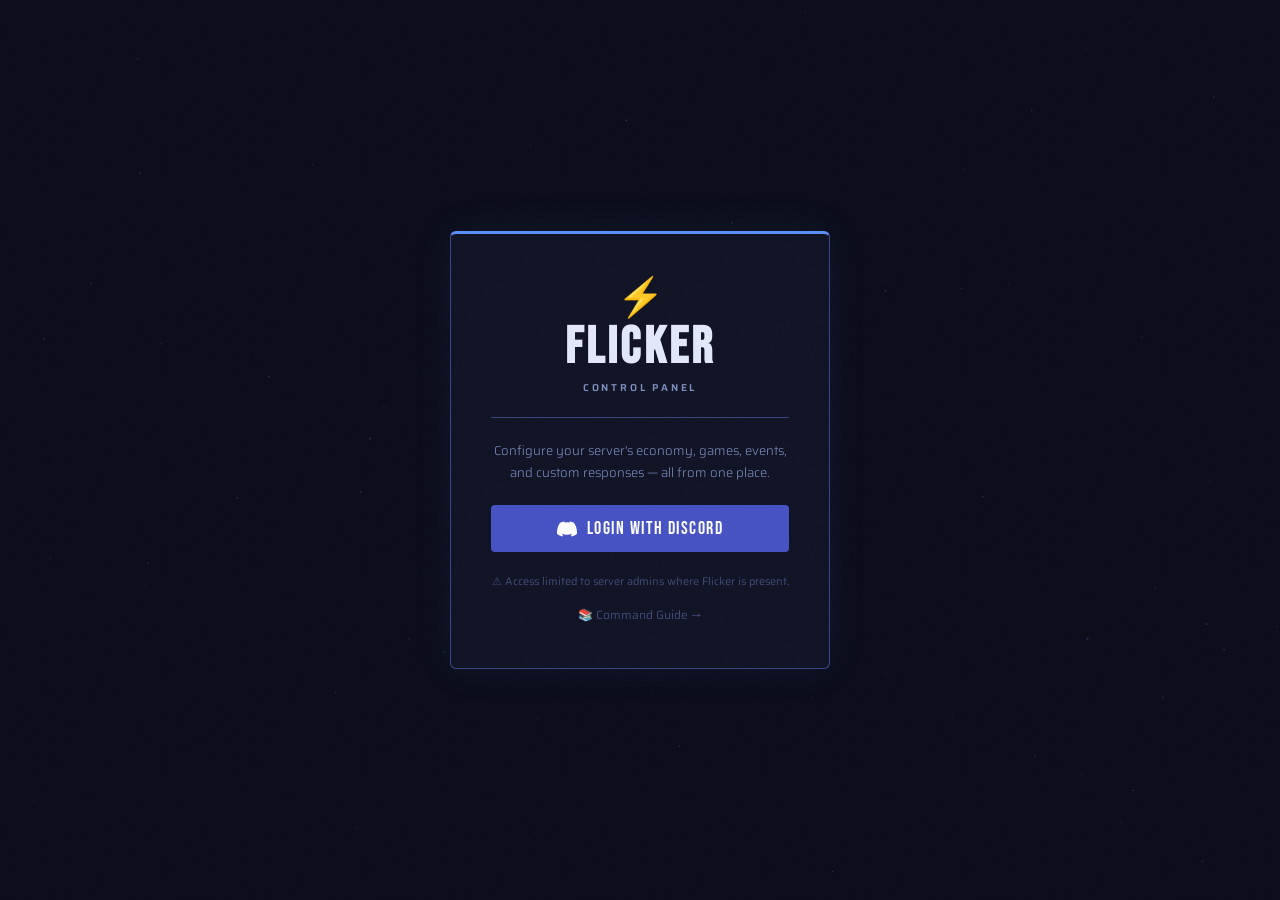
<file: index.html>
<!DOCTYPE html>
<html lang="en">
<head>
  <meta charset="UTF-8">
  <meta name="viewport" content="width=device-width, initial-scale=1.0">
  <title>Flicker — Control Panel</title>
  <link rel="icon" type="image/svg+xml" href="/favicon.svg">
  <meta property="og:type" content="website">
  <meta property="og:site_name" content="Flicker">
  <meta property="og:title" content="Flicker — Discord Bot">
  <meta property="og:description" content="Economy, events, gambling, and games for your Discord server. Powered by Flicker.">
  <meta property="og:url" content="https://flicker-bot.com/">
  <meta property="og:image" content="https://flicker-bot.com/og-image.svg">
  <meta name="twitter:card" content="summary_large_image">
  <link rel="stylesheet" href="css/style.css?v=6">
  <style>
    /* login-page specific positioning */
    .login-card { position: relative; }
  </style>
</head>
<body class="login-page">

  <canvas id="starfield"></canvas>

  <div class="login-wrap">
    <div class="login-card">
      <div class="login-brand">
        <span class="login-bolt">⚡</span>
        <h1 class="login-title">FLICKER</h1>
        <p class="login-subtitle">Control Panel</p>
      </div>

      <div class="login-divider"></div>

      <p class="login-desc">
        Configure your server's economy, games, events, and custom responses — all from one place.
      </p>

      <a href="#" id="login-btn" class="btn-discord">
        <!-- Discord logo SVG -->
        <svg class="discord-icon" viewBox="0 0 24 24" fill="currentColor" xmlns="http://www.w3.org/2000/svg">
          <path d="M20.317 4.37a19.791 19.791 0 0 0-4.885-1.515.074.074 0 0 0-.079.037c-.21.375-.444.864-.608 1.25a18.27 18.27 0 0 0-5.487 0 12.64 12.64 0 0 0-.617-1.25.077.077 0 0 0-.079-.037A19.736 19.736 0 0 0 3.677 4.37a.07.07 0 0 0-.032.027C.533 9.046-.32 13.58.099 18.057.1 18.077.111 18.097.12 18.11a19.9 19.9 0 0 0 5.993 3.03.077.077 0 0 0 .084-.028 13.956 13.956 0 0 0 1.226-1.994.076.076 0 0 0-.041-.106 13.107 13.107 0 0 1-1.872-.892.077.077 0 0 1-.008-.128 10.2 10.2 0 0 0 .372-.292.074.074 0 0 1 .077-.01c3.928 1.793 8.18 1.793 12.062 0a.074.074 0 0 1 .078.01c.12.098.246.198.373.292a.077.077 0 0 1-.006.127 12.299 12.299 0 0 1-1.873.892.077.077 0 0 0-.041.107c.36.698.772 1.362 1.225 1.993a.076.076 0 0 0 .084.028 19.839 19.839 0 0 0 6.002-3.03.077.077 0 0 0 .032-.054c.5-5.177-.838-9.674-3.549-13.66a.061.061 0 0 0-.031-.03z"/>
        </svg>
        LOGIN WITH DISCORD
      </a>

      <p class="login-warning">
        ⚠ Access limited to server admins where Flicker is present.
      </p>

      <a href="/guide" style="font-size:12px; color:var(--text-3); text-decoration:none; margin-top:-8px; transition:color 0.1s;" onmouseover="this.style.color='var(--accent-bright)'" onmouseout="this.style.color='var(--text-3)'">
        &#128218; Command Guide &rarr;
      </a>
    </div>
  </div>

  <script src="js/config.js"></script>
  <script>
    // ── Handle OAuth callback (token in URL fragment) ──
    const hash = window.location.hash;
    if (hash.startsWith('#token=')) {
      localStorage.setItem('flicker_token', hash.slice(7));
      history.replaceState(null, '', window.location.pathname);
      window.location.href = '/dashboard';
    }

    // ── Set login button href ──
    document.getElementById('login-btn').href = FLICKER_API + '/auth/login';

    // ── Animated starfield ──
    (function () {
      const canvas = document.getElementById('starfield');
      const ctx = canvas.getContext('2d');
      let stars = [];

      function resize() {
        canvas.width = window.innerWidth;
        canvas.height = window.innerHeight;
        stars = Array.from({ length: 160 }, () => ({
          x: Math.random() * canvas.width,
          y: Math.random() * canvas.height,
          r: Math.random() * 1.2 + 0.1,
          phase: Math.random() * Math.PI * 2,
          speed: Math.random() * 0.5 + 0.15,
          drift: (Math.random() - 0.5) * 0.06,
        }));
      }

      function draw() {
        ctx.clearRect(0, 0, canvas.width, canvas.height);
        const t = Date.now() / 1000;
        for (const s of stars) {
          const a = 0.04 + 0.18 * (0.5 + 0.5 * Math.sin(t * s.speed + s.phase));
          s.y -= 0.06;
          s.x += s.drift;
          if (s.y < -2) { s.y = canvas.height + 2; s.x = Math.random() * canvas.width; }
          ctx.beginPath();
          ctx.rect(s.x, s.y, s.r * 1.5, s.r * 1.5);
          ctx.fillStyle = `rgba(140, 180, 255, ${a})`;
          ctx.fill();
        }
        requestAnimationFrame(draw);
      }

      resize();
      draw();
      window.addEventListener('resize', resize);
    })();
  </script>
</body>
</html>
</file>
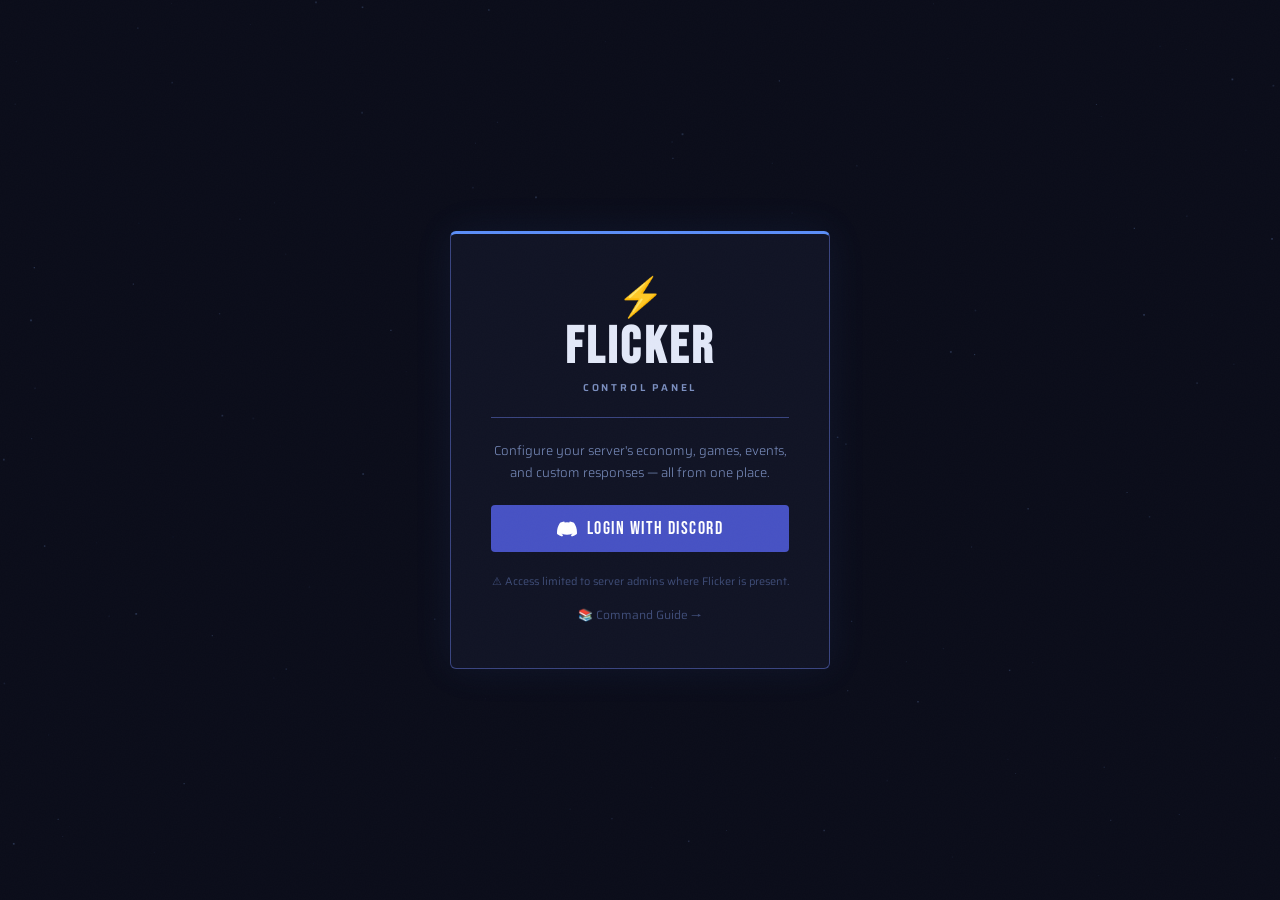
<file: admin.html>
<!DOCTYPE html>
<html lang="en">
<head>
  <meta charset="UTF-8">
  <meta name="viewport" content="width=device-width, initial-scale=1.0">
  <title>Flicker — Admin</title>
  <link rel="icon" type="image/svg+xml" href="/favicon.svg">
  <link rel="stylesheet" href="css/style.css?v=8">
  <style>
    /* ── Admin layout ────────────────────────────────── */
    .admin-layout {
      display: flex;
      height: 100vh;
      overflow: hidden;
    }

    /* ── Left sidebar ────────────────────────────────── */
    .admin-sidebar {
      width: 264px;
      flex-shrink: 0;
      background: var(--surface);
      border-right: 1px solid var(--border);
      display: flex;
      flex-direction: column;
      overflow: hidden;
    }

    .sidebar-brand-row {
      display: flex;
      align-items: center;
      gap: 8px;
      padding: 18px 16px 12px;
      border-bottom: 1px solid var(--border);
    }

    .sidebar-brand-row .bolt { font-size: 1.15rem; }
    .sidebar-brand-row .name {
      font-family: var(--font-brand);
      font-size: 1.35rem;
      letter-spacing: 0.12em;
    }

    .admin-badge {
      background: rgba(251,191,36,0.13);
      border: 1px solid rgba(251,191,36,0.3);
      color: var(--warn);
      font-size: 0.62rem;
      font-weight: 700;
      letter-spacing: 0.1em;
      text-transform: uppercase;
      padding: 2px 7px;
      border-radius: 20px;
    }

    /* Top nav */
    .admin-nav {
      padding: 8px 8px 4px;
      border-bottom: 1px solid var(--border);
    }

    .admin-nav-label {
      font-size: 0.68rem;
      font-weight: 700;
      letter-spacing: 0.09em;
      text-transform: uppercase;
      color: var(--text-3);
      padding: 4px 8px 6px;
    }

    .admin-nav-btn {
      display: flex;
      align-items: center;
      gap: 9px;
      width: 100%;
      background: none;
      border: none;
      border-radius: var(--radius);
      color: var(--text-2);
      font-family: var(--font-ui);
      font-size: 0.83rem;
      font-weight: 500;
      padding: 7px 10px;
      cursor: pointer;
      transition: background 0.12s, color 0.12s;
      text-align: left;
    }

    .admin-nav-btn:hover { background: var(--surface-2); color: var(--text); }
    .admin-nav-btn.active { background: var(--accent-dim); color: var(--accent-bright); }
    .admin-nav-btn .nav-icon { font-size: 1rem; width: 18px; text-align: center; }

    /* Guild list section */
    .guild-section {
      flex: 1;
      display: flex;
      flex-direction: column;
      overflow: hidden;
    }

    .guild-section-header {
      padding: 8px 10px 4px;
    }

    .guild-search {
      width: 100%;
      background: var(--surface-2);
      border: 1px solid var(--border);
      border-radius: var(--radius);
      color: var(--text);
      font-family: var(--font-ui);
      font-size: 0.8rem;
      padding: 6px 10px;
      outline: none;
      transition: border-color 0.15s;
    }
    .guild-search:focus { border-color: var(--accent); }
    .guild-search::placeholder { color: var(--text-3); }

    .guild-list {
      flex: 1;
      overflow-y: auto;
      padding: 4px 0;
    }

    .guild-list::-webkit-scrollbar { width: 4px; }
    .guild-list::-webkit-scrollbar-thumb { background: var(--border-2); border-radius: 4px; }

    .guild-item {
      display: flex;
      align-items: center;
      gap: 9px;
      padding: 7px 12px;
      cursor: pointer;
      transition: background 0.1s;
      border-left: 3px solid transparent;
    }
    .guild-item:hover { background: var(--surface-2); }
    .guild-item.active { background: var(--accent-dim); border-left-color: var(--accent); }

    .g-icon {
      width: 32px; height: 32px;
      border-radius: 50%;
      object-fit: cover;
      flex-shrink: 0;
    }
    .g-icon-placeholder {
      width: 32px; height: 32px;
      border-radius: 50%;
      background: var(--surface-3);
      border: 1px solid var(--border);
      display: flex; align-items: center; justify-content: center;
      font-size: 0.72rem; font-weight: 700; color: var(--text-2);
      flex-shrink: 0;
    }

    .g-info { flex: 1; min-width: 0; }
    .g-name { font-size: 0.82rem; font-weight: 500; white-space: nowrap; overflow: hidden; text-overflow: ellipsis; }
    .g-meta { font-size: 0.68rem; color: var(--text-2); margin-top: 1px; }
    .g-disabled-pill {
      font-size: 0.6rem; background: var(--danger-dim);
      border: 1px solid rgba(248,113,113,0.25); color: var(--danger);
      padding: 1px 5px; border-radius: 20px;
    }

    .sidebar-footer {
      padding: 10px 12px;
      border-top: 1px solid var(--border);
      display: flex;
      gap: 8px;
      align-items: center;
    }

    .btn-sm-outline {
      background: transparent;
      border: 1px solid var(--border);
      color: var(--text-2);
      border-radius: var(--radius);
      padding: 5px 10px;
      font-size: 0.76rem;
      font-family: var(--font-ui);
      cursor: pointer;
      transition: border-color 0.15s, color 0.15s;
    }
    .btn-sm-outline:hover { border-color: var(--danger); color: var(--danger); }

    /* ── Main panel ──────────────────────────────────── */
    .admin-main {
      flex: 1;
      display: flex;
      flex-direction: column;
      overflow: hidden;
      background: var(--bg);
    }

    .admin-header {
      display: flex;
      align-items: center;
      gap: 14px;
      padding: 14px 28px;
      border-bottom: 1px solid var(--border);
      background: var(--surface);
      flex-shrink: 0;
    }

    .admin-header h1 { font-size: 1rem; font-weight: 600; flex: 1; }

    .admin-body {
      flex: 1;
      overflow-y: auto;
      padding: 28px;
    }
    .admin-body::-webkit-scrollbar { width: 6px; }
    .admin-body::-webkit-scrollbar-thumb { background: var(--border-2); border-radius: 4px; }

    /* ── Shared components ──────────────────────────── */
    .empty-state {
      display: flex; flex-direction: column; align-items: center;
      justify-content: center; height: 60vh; gap: 10px; color: var(--text-2);
    }
    .empty-state .icon { font-size: 2.5rem; }
    .empty-state p { font-size: 0.88rem; }

    .panel-grid {
      display: grid;
      grid-template-columns: repeat(auto-fill, minmax(160px, 1fr));
      gap: 12px;
      margin-bottom: 28px;
    }

    .stat-card {
      background: var(--surface);
      border: 1px solid var(--border);
      border-radius: var(--radius);
      padding: 14px 16px;
    }
    .stat-card-label { font-size: 0.68rem; text-transform: uppercase; letter-spacing: 0.07em; color: var(--text-2); font-weight: 600; }
    .stat-card-value { font-size: 1.3rem; font-family: var(--font-brand); letter-spacing: 0.04em; margin-top: 4px; color: var(--text); }
    .stat-card-value.good { color: var(--success); }
    .stat-card-value.warn { color: var(--warn); }
    .stat-card-value.accent { color: var(--accent-bright); }

    .section-title {
      font-size: 0.75rem; font-weight: 700; text-transform: uppercase;
      letter-spacing: 0.09em; color: var(--text-2); margin-bottom: 10px;
    }

    .card {
      background: var(--surface);
      border: 1px solid var(--border);
      border-radius: var(--radius);
      margin-bottom: 16px;
    }
    .card-header {
      display: flex; align-items: center; justify-content: space-between;
      padding: 13px 16px; border-bottom: 1px solid var(--border);
    }
    .card-title { font-size: 0.88rem; font-weight: 600; }
    .card-body { padding: 16px; }

    /* Control row */
    .ctrl-row {
      display: flex; align-items: center; justify-content: space-between;
      gap: 16px; padding: 12px 0;
      border-bottom: 1px solid var(--border);
    }
    .ctrl-row:last-child { border-bottom: none; padding-bottom: 0; }
    .ctrl-row-text { flex: 1; }
    .ctrl-row-label { font-size: 0.86rem; font-weight: 600; }
    .ctrl-row-desc { font-size: 0.76rem; color: var(--text-2); margin-top: 2px; }

    /* Danger toggle */
    .toggle-danger { display: flex; align-items: center; gap: 7px; cursor: pointer; user-select: none; }
    .toggle-danger input { display: none; }
    .td-track {
      width: 40px; height: 21px;
      background: var(--surface-3); border: 1px solid var(--border-2);
      border-radius: 11px; position: relative; transition: background 0.2s, border-color 0.2s;
    }
    .td-track::after {
      content: ''; position: absolute; top: 3px; left: 3px;
      width: 13px; height: 13px; border-radius: 50%;
      background: var(--text-3); transition: transform 0.2s, background 0.2s;
    }
    .toggle-danger input:checked + .td-track { background: var(--danger-dim); border-color: var(--danger); }
    .toggle-danger input:checked + .td-track::after { transform: translateX(19px); background: var(--danger); }
    .td-label { font-size: 0.78rem; font-weight: 600; color: var(--text-2); }

    /* Tabs within guild detail */
    .detail-tabs { display: flex; gap: 2px; margin-bottom: 20px; background: var(--surface); border: 1px solid var(--border); border-radius: var(--radius); padding: 4px; width: fit-content; }
    .detail-tab-btn {
      background: none; border: none; border-radius: var(--radius-sm);
      color: var(--text-2); font-family: var(--font-ui); font-size: 0.8rem; font-weight: 600;
      padding: 6px 14px; cursor: pointer; transition: background 0.12s, color 0.12s;
    }
    .detail-tab-btn.active { background: var(--accent-dim); color: var(--accent-bright); }

    .detail-panel { display: none; }
    .detail-panel.active { display: block; }

    /* Table */
    .data-table-wrap { background: var(--surface); border: 1px solid var(--border); border-radius: var(--radius); overflow: hidden; }
    .data-table { width: 100%; border-collapse: collapse; font-size: 0.82rem; }
    .data-table th {
      background: var(--surface-2); color: var(--text-2); font-weight: 600;
      font-size: 0.7rem; text-transform: uppercase; letter-spacing: 0.06em;
      padding: 8px 14px; text-align: left; border-bottom: 1px solid var(--border);
    }
    .data-table td { padding: 9px 14px; border-bottom: 1px solid var(--border); color: var(--text); vertical-align: middle; }
    .data-table tr:last-child td { border-bottom: none; }
    .data-table tr:hover td { background: var(--surface-2); }
    .data-table .empty-row td { text-align: center; color: var(--text-2); padding: 24px; }

    .user-cell { display: flex; align-items: center; gap: 9px; }
    .u-avatar { width: 26px; height: 26px; border-radius: 50%; object-fit: cover; }
    .u-avatar-ph {
      width: 26px; height: 26px; border-radius: 50%;
      background: var(--surface-3); border: 1px solid var(--border);
      display: flex; align-items: center; justify-content: center;
      font-size: 0.62rem; font-weight: 700; color: var(--text-2); flex-shrink: 0;
    }
    .u-name { font-weight: 500; }
    .u-id { font-size: 0.68rem; color: var(--text-2); font-family: var(--font-mono); }
    .mono { font-family: var(--font-mono); color: var(--accent-bright); }

    /* Inline inputs */
    .bal-input {
      width: 88px; background: var(--surface-2); border: 1px solid var(--border);
      border-radius: var(--radius-sm); color: var(--text); font-family: var(--font-mono);
      font-size: 0.8rem; padding: 4px 7px; outline: none; transition: border-color 0.15s;
    }
    .bal-input:focus { border-color: var(--accent); }

    /* Buttons */
    .btn-primary {
      background: var(--accent-dim); border: 1px solid var(--accent-line);
      color: var(--accent-bright); border-radius: var(--radius); padding: 7px 16px;
      font-size: 0.82rem; font-family: var(--font-ui); font-weight: 600;
      cursor: pointer; transition: background 0.15s;
    }
    .btn-primary:hover { background: rgba(91,142,247,0.22); }
    .btn-primary:disabled { opacity: 0.4; cursor: default; }

    .btn-danger {
      background: var(--danger-dim); border: 1px solid rgba(248,113,113,0.25);
      color: var(--danger); border-radius: var(--radius); padding: 7px 16px;
      font-size: 0.82rem; font-family: var(--font-ui); font-weight: 600;
      cursor: pointer; transition: background 0.15s;
    }
    .btn-danger:hover { background: rgba(248,113,113,0.2); }
    .btn-danger:disabled { opacity: 0.4; cursor: default; }

    .btn-xs {
      padding: 3px 9px; font-size: 0.74rem; border-radius: var(--radius-sm);
    }

    .saved-flash { color: var(--success); font-size: 0.74rem; font-weight: 600; }

    /* Form row */
    .form-row { display: flex; gap: 8px; align-items: flex-end; flex-wrap: wrap; margin-bottom: 16px; }
    .form-group { display: flex; flex-direction: column; gap: 5px; }
    .form-group label { font-size: 0.75rem; font-weight: 600; color: var(--text-2); }
    .form-input {
      background: var(--surface-2); border: 1px solid var(--border);
      border-radius: var(--radius); color: var(--text); font-family: var(--font-ui);
      font-size: 0.83rem; padding: 7px 10px; outline: none; transition: border-color 0.15s;
      width: 180px;
    }
    .form-input:focus { border-color: var(--accent); }
    .form-input.wide { width: 320px; }
    .form-input.full { width: 100%; }

    textarea.form-input { resize: vertical; min-height: 72px; }

    .user-search {
      background: var(--surface-2); border: 1px solid var(--border);
      border-radius: var(--radius); color: var(--text); font-family: var(--font-ui);
      font-size: 0.8rem; padding: 6px 10px; outline: none; transition: border-color 0.15s; width: 200px;
    }
    .user-search:focus { border-color: var(--accent); }
    .user-search::placeholder { color: var(--text-3); }

    /* Channel pill */
    .channel-pill {
      display: inline-flex; align-items: center; gap: 6px;
      background: var(--surface-2); border: 1px solid var(--border);
      border-radius: 20px; padding: 4px 10px 4px 12px;
      font-size: 0.8rem; color: var(--text); margin: 3px;
    }
    .channel-pill-remove {
      background: none; border: none; color: var(--text-2); cursor: pointer;
      font-size: 0.9rem; line-height: 1; padding: 0;
      transition: color 0.12s;
    }
    .channel-pill-remove:hover { color: var(--danger); }

    /* Action card grid */
    .action-grid { display: grid; grid-template-columns: 1fr 1fr; gap: 14px; }
    @media (max-width: 680px) { .action-grid { grid-template-columns: 1fr; } }

    /* Audit log */
    .audit-action {
      display: inline-block; background: var(--surface-2); border: 1px solid var(--border);
      border-radius: 4px; font-family: var(--font-mono); font-size: 0.72rem;
      padding: 1px 7px; color: var(--accent-bright);
    }

    /* User lookup result */
    .lookup-user-header {
      display: flex; align-items: center; gap: 14px; margin-bottom: 20px;
      background: var(--surface); border: 1px solid var(--border);
      border-radius: var(--radius); padding: 16px;
    }
    .lookup-avatar { width: 52px; height: 52px; border-radius: 50%; }
    .lookup-name { font-size: 1.1rem; font-weight: 700; }
    .lookup-id { font-size: 0.75rem; color: var(--text-2); font-family: var(--font-mono); }

    /* Guild detail header */
    .detail-guild-header { display: flex; align-items: center; gap: 14px; margin-bottom: 20px; }
    .detail-guild-header .g-icon, .detail-guild-header .g-icon-placeholder {
      width: 48px; height: 48px; font-size: 1rem;
    }
    .detail-guild-header h2 { font-size: 1.2rem; font-weight: 700; }
    .detail-guild-header .meta { font-size: 0.78rem; color: var(--text-2); margin-top: 2px; }

    .confirm-overlay {
      position: fixed; inset: 0; background: rgba(0,0,0,0.65);
      display: flex; align-items: center; justify-content: center; z-index: 100;
    }
    .confirm-box {
      background: var(--surface); border: 1px solid var(--border);
      border-radius: var(--radius); padding: 24px 28px; max-width: 380px; width: 90%;
    }
    .confirm-title { font-size: 1rem; font-weight: 700; margin-bottom: 8px; }
    .confirm-desc { font-size: 0.85rem; color: var(--text-2); margin-bottom: 20px; }
    .confirm-actions { display: flex; gap: 10px; justify-content: flex-end; }
    .btn-cancel {
      background: none; border: 1px solid var(--border); color: var(--text-2);
      border-radius: var(--radius); padding: 7px 16px; font-size: 0.82rem;
      font-family: var(--font-ui); cursor: pointer;
    }
  </style>
</head>
<body>

  <canvas id="starfield"></canvas>

  <div class="admin-layout">

    <!-- ── Sidebar ────────────────────────────────────── -->
    <aside class="admin-sidebar">
      <div class="sidebar-brand-row">
        <span class="bolt">⚡</span>
        <span class="name">FLICKER</span>
        <span class="admin-badge">ADMIN</span>
      </div>

      <nav class="admin-nav">
        <div class="admin-nav-label">Views</div>
        <button class="admin-nav-btn active" data-view="guilds">
          <span class="nav-icon">🖥️</span> Guilds
        </button>
        <button class="admin-nav-btn" data-view="health">
          <span class="nav-icon">❤️</span> Health &amp; Stats
        </button>
        <button class="admin-nav-btn" data-view="lookup">
          <span class="nav-icon">🔍</span> User Lookup
        </button>
        <button class="admin-nav-btn" data-view="blocks">
          <span class="nav-icon">🚫</span> Block List
        </button>
        <button class="admin-nav-btn" data-view="audit">
          <span class="nav-icon">📋</span> Audit Log
        </button>
        <button class="admin-nav-btn" data-view="giveaways">
          <span class="nav-icon">🎉</span> Giveaways
        </button>
      </nav>

      <div class="guild-section" id="guild-section">
        <div class="guild-section-header">
          <input type="text" id="guild-search" class="guild-search" placeholder="Search servers…">
        </div>
        <div id="guild-list" class="guild-list">
          <div style="padding:20px 14px;color:var(--text-2);font-size:0.8rem;">Loading…</div>
        </div>
      </div>

      <div class="sidebar-footer">
        <button id="logout-btn" class="btn-sm-outline">↩ Log out</button>
        <a href="/dashboard" style="font-size:0.75rem;color:var(--text-2);text-decoration:none;margin-left:auto;">Dashboard →</a>
      </div>
    </aside>

    <!-- ── Main ──────────────────────────────────────── -->
    <main class="admin-main">
      <header class="admin-header">
        <h1 id="main-heading">Admin Dashboard</h1>
      </header>
      <div class="admin-body" id="admin-body">
        <div class="empty-state">
          <span class="icon">⚡</span>
          <p>Select a server or view from the sidebar.</p>
        </div>
      </div>
    </main>

  </div>

  <script src="js/config.js?v=8"></script>
  <script src="js/auth.js?v=8"></script>
  <script src="js/admin.js?v=8"></script>
</body>
</html>
</file>
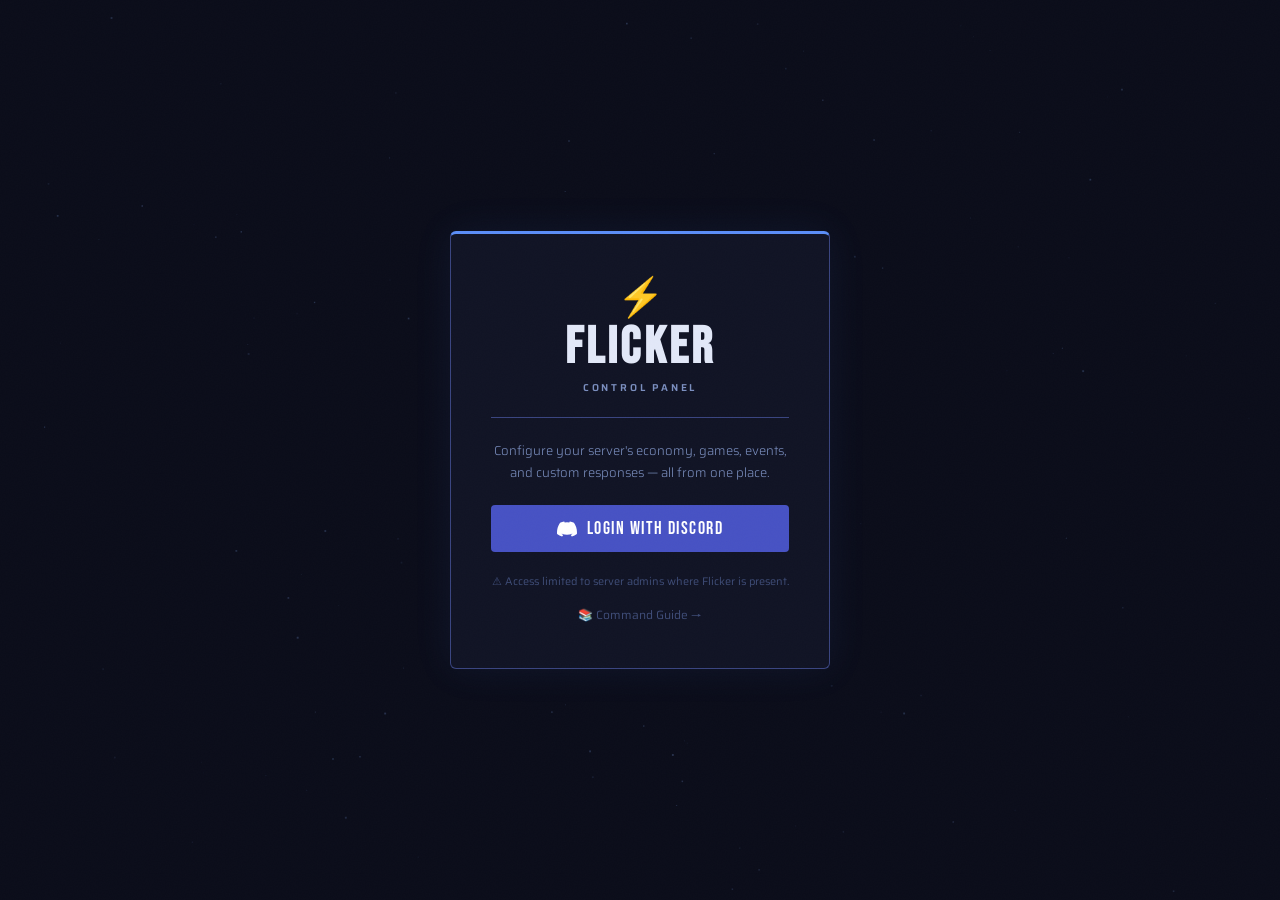
<file: dashboard.html>
<!DOCTYPE html>
<html lang="en">
<head>
  <meta charset="UTF-8">
  <meta name="viewport" content="width=device-width, initial-scale=1.0">
  <title>Flicker — Dashboard</title>
  <link rel="icon" type="image/svg+xml" href="/favicon.svg">
  <meta property="og:type" content="website">
  <meta property="og:site_name" content="Flicker">
  <meta property="og:title" content="Flicker — Server Dashboard">
  <meta property="og:description" content="Manage your Flicker bot settings, toggles, economy, and auto-responder for your Discord server.">
  <meta property="og:url" content="https://flicker-bot.com/dashboard">
  <meta property="og:image" content="https://flicker-bot.com/og-image.svg">
  <meta name="twitter:card" content="summary_large_image">
  <link rel="stylesheet" href="css/style.css?v=9">
</head>
<body>

  <canvas id="starfield"></canvas>

  <div class="dashboard-layout">

    <!-- ── Sidebar ─────────────────────────────────── -->
    <aside class="sidebar">
      <div class="sidebar-top">
        <div class="sidebar-brand">
          <span class="sidebar-bolt">⚡</span>
          <span class="sidebar-name">FLICKER</span>
        </div>

        <p class="guild-label">Server</p>
        <select id="guild-selector" class="guild-selector">
          <option value="">Loading servers…</option>
        </select>
      </div>

      <nav class="sidebar-nav">
        <p class="nav-section-label">Navigation</p>

        <a href="/guide" class="nav-tab" style="text-decoration:none;">
          <span class="nav-icon">&#128218;</span>
          <span class="nav-label">Command Guide</span>
        </a>

        <p class="nav-section-label" style="margin-top:6px;">Settings</p>

        <button class="nav-tab active" data-tab="toggles">
          <span class="nav-icon">⚡</span>
          <span class="nav-label">Toggles</span>
        </button>

        <button class="nav-tab" data-tab="economy">
          <span class="nav-icon">💰</span>
          <span class="nav-label">Economy</span>
        </button>

        <button class="nav-tab" data-tab="responder">
          <span class="nav-icon">💬</span>
          <span class="nav-label">Auto-Responder</span>
        </button>

        <button class="nav-tab" data-tab="eventtext">
          <span class="nav-icon">✏️</span>
          <span class="nav-label">Event Text</span>
        </button>

        <button class="nav-tab" data-tab="welcome">
          <span class="nav-icon">👋</span>
          <span class="nav-label">Welcome</span>
        </button>

        <button class="nav-tab" data-tab="leveling">
          <span class="nav-icon">⭐</span>
          <span class="nav-label">Leveling</span>
        </button>

        <button class="nav-tab" data-tab="reaction-roles">
          <span class="nav-icon">🎭</span>
          <span class="nav-label">Reaction Roles</span>
        </button>

        <button class="nav-tab" data-tab="tickets">
          <span class="nav-icon">🎫</span>
          <span class="nav-label">Tickets</span>
        </button>

        <button class="nav-tab" data-tab="profile">
          <span class="nav-icon">🤖</span>
          <span class="nav-label">Bot Profile</span>
        </button>
      </nav>

      <div class="sidebar-bottom">
        <span id="status" class="status loading">Connecting…</span>
        <button id="logout-btn" class="btn-logout">
          <span>↩</span> Log out
        </button>
      </div>
    </aside>

    <!-- ── Main ────────────────────────────────────── -->
    <main class="main">
      <header class="main-header">
        <button id="menu-toggle" class="menu-toggle" aria-label="Open menu">☰</button>
        <h1 id="tab-heading">Toggles</h1>
        <a id="invite-btn" class="btn-invite" target="_blank" rel="noopener">+ Add to Server</a>
        <button id="save-btn" class="btn-save" disabled>Save Changes</button>
      </header>

      <div class="main-body">

        <!-- Invite panel (shown when user admins no servers with Flicker) -->
        <div id="invite-panel" class="invite-panel" hidden>
          <div class="invite-card">
            <span class="invite-bolt">⚡</span>
            <h2 class="invite-title">No Servers Found</h2>
            <p class="invite-desc">
              Flicker isn't in any servers you manage yet.<br>
              Invite it to a server to unlock the control panel.
            </p>
            <a id="invite-hero-btn" class="btn-invite-hero" target="_blank" rel="noopener">
              + Invite Flicker to a Server
            </a>
          </div>
        </div>

        <!-- Loading overlay -->
        <div id="loading-overlay">
          <div class="loading-spinner"></div>
        </div>

        <!-- ── Toggles Tab ────────────────────────── -->
        <div id="tab-toggles" class="tab-panel active">
          <div class="toggles-sections">
            <div class="toggle-section" id="section-games"></div>
            <div class="toggle-section" id="section-events"></div>
            <div class="toggle-section" id="section-commands"></div>
          </div>
        </div>

        <!-- ── Economy Tab ────────────────────────── -->
        <div id="tab-economy" class="tab-panel">
          <!-- rendered by dashboard.js -->
        </div>

        <!-- ── Auto-Responder Tab ─────────────────── -->
        <div id="tab-responder" class="tab-panel">
          <!-- rendered by dashboard.js -->
        </div>

        <!-- ── Event Text Tab ───────────────────── -->
        <div id="tab-eventtext" class="tab-panel">
          <!-- rendered by dashboard.js -->
        </div>

        <!-- ── Welcome Tab ──────────────────────── -->
        <div id="tab-welcome" class="tab-panel">
          <!-- rendered by dashboard.js -->
        </div>

        <!-- ── Leveling Tab ──────────────────────── -->
        <div id="tab-leveling" class="tab-panel">
          <!-- rendered by dashboard.js -->
        </div>

        <!-- ── Reaction Roles Tab ──────────────────── -->
        <div id="tab-reaction-roles" class="tab-panel">
          <!-- rendered by dashboard.js -->
        </div>

        <!-- ── Tickets Tab ──────────────────────── -->
        <div id="tab-tickets" class="tab-panel">
          <!-- rendered by dashboard.js -->
        </div>

        <!-- ── Bot Profile Tab ──────────────────── -->
        <div id="tab-profile" class="tab-panel">
          <!-- rendered by dashboard.js -->
        </div>

      </div><!-- /main-body -->
    </main>

  </div><!-- /dashboard-layout -->

  <div id="sidebar-backdrop" class="sidebar-backdrop"></div>

  <script src="js/config.js?v=11"></script>
  <script src="js/auth.js?v=11"></script>
  <script src="js/api.js?v=11"></script>
  <script src="js/dashboard.js?v=11"></script>
</body>
</html>
</file>
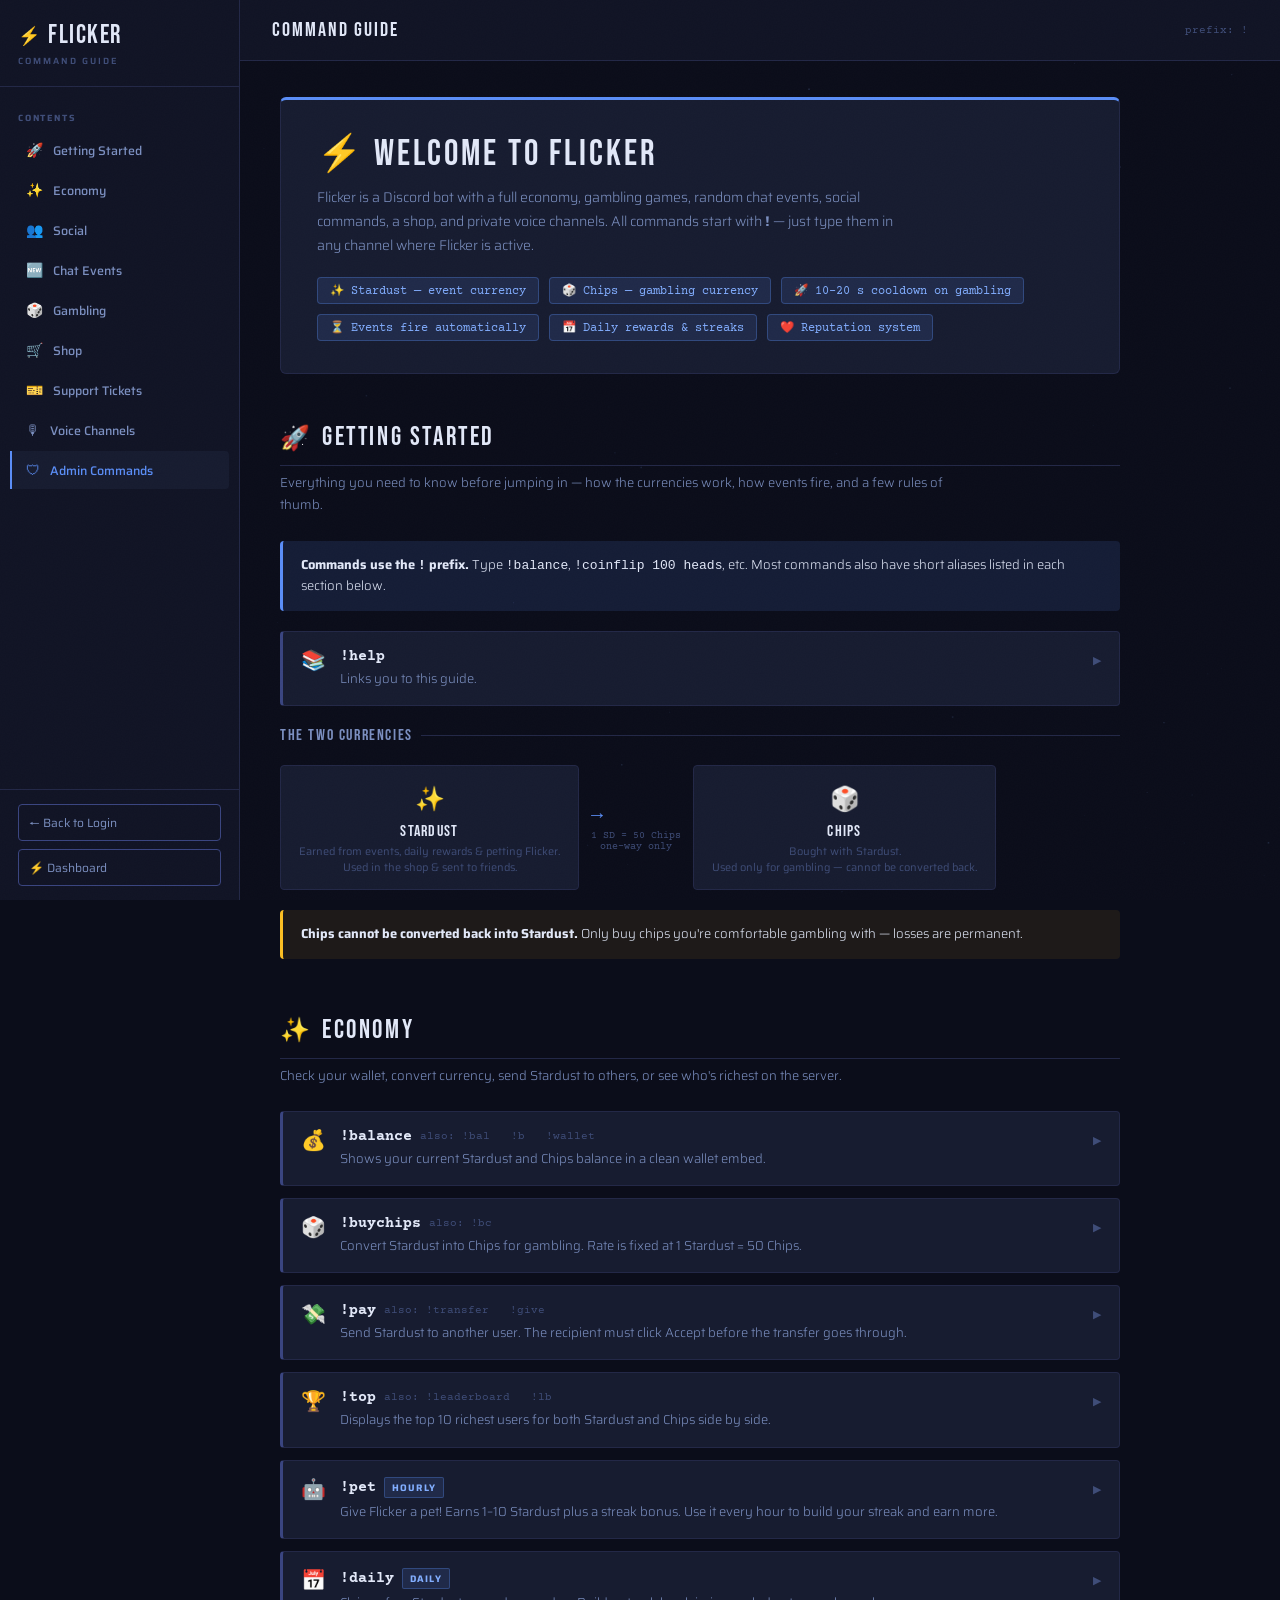
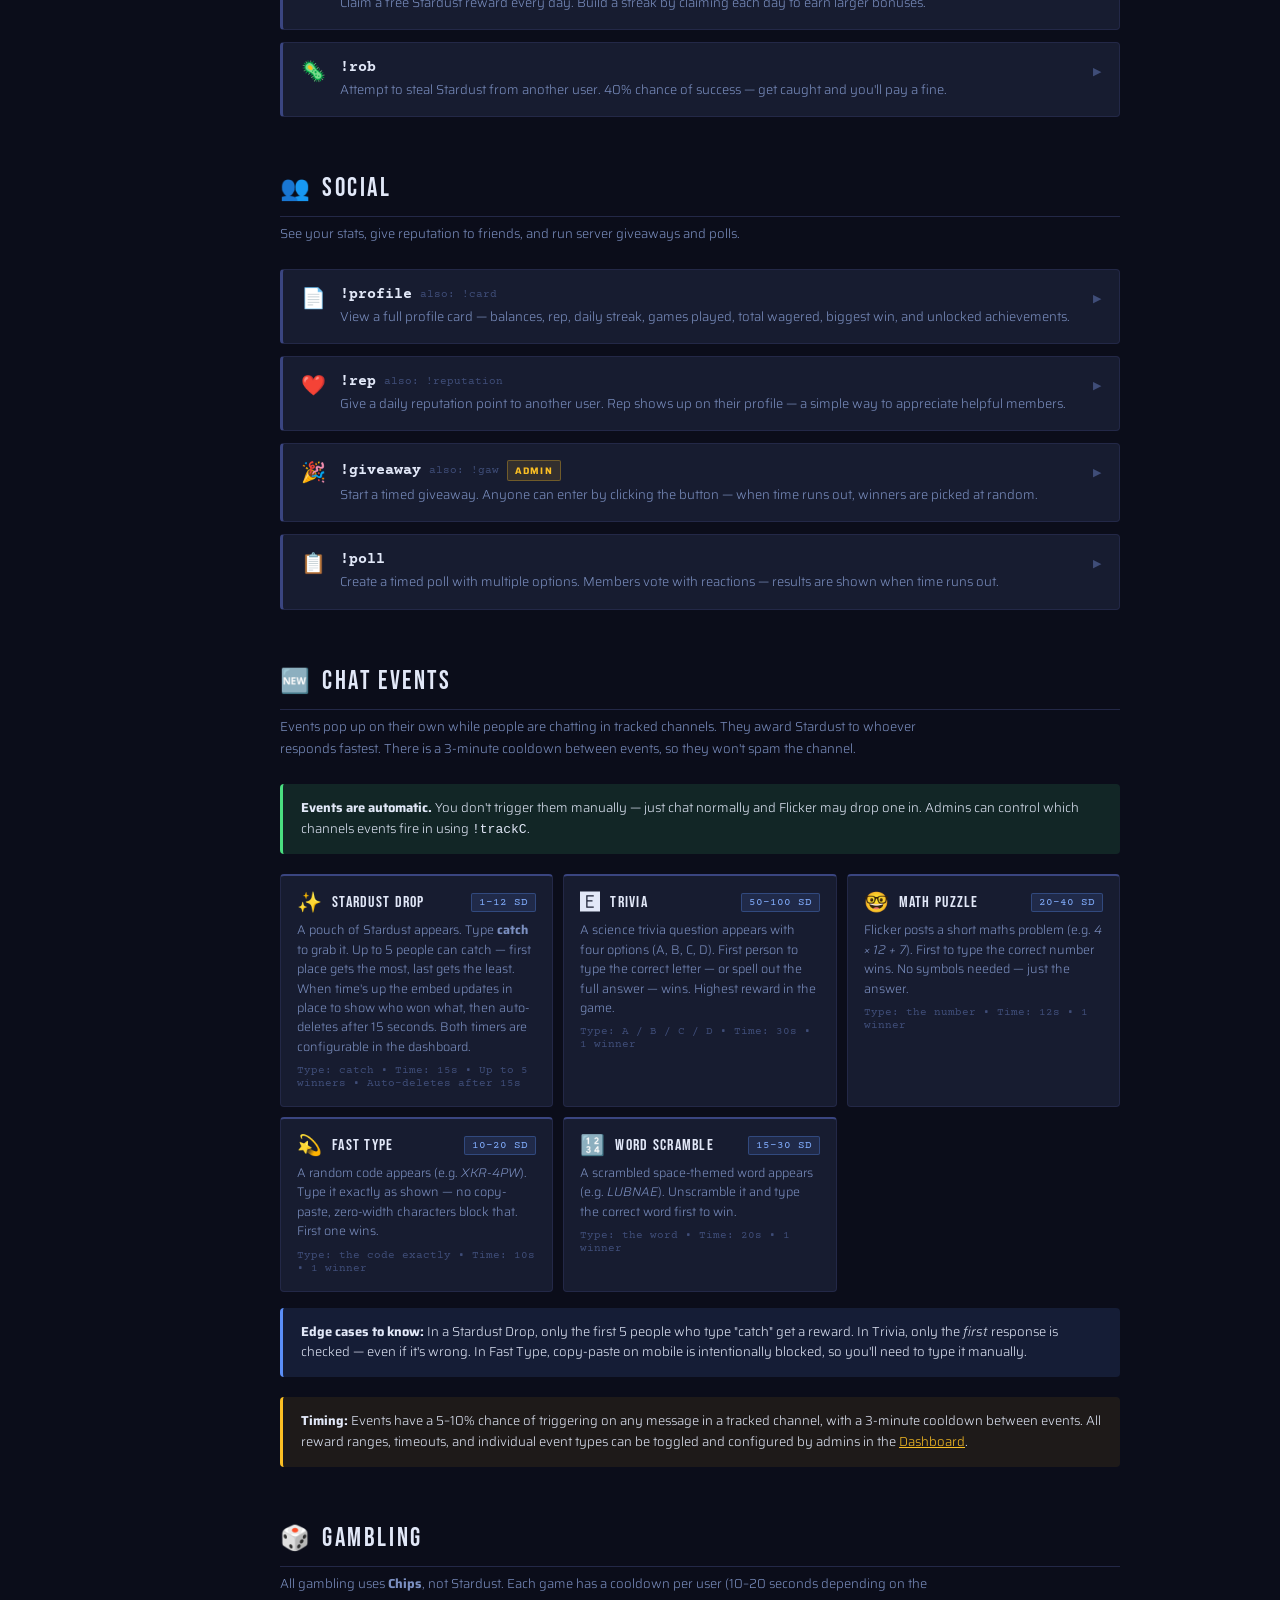
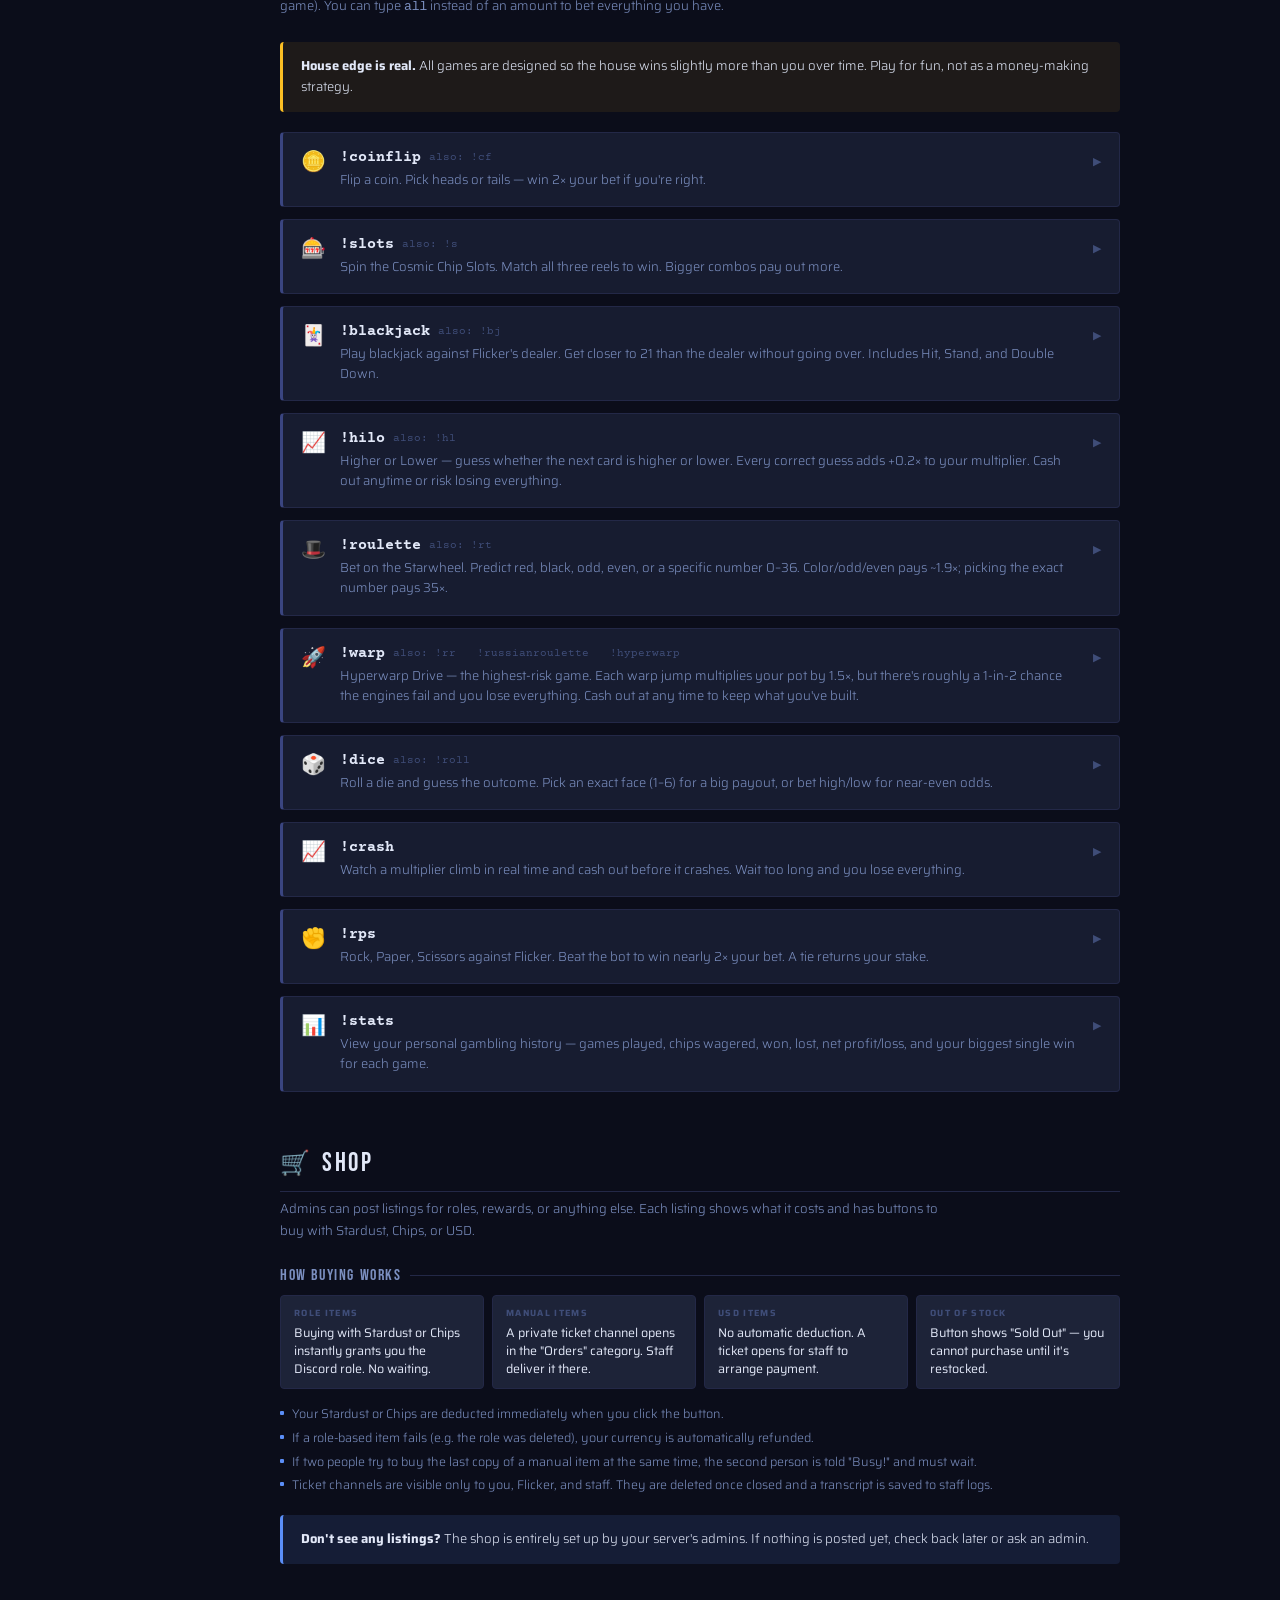
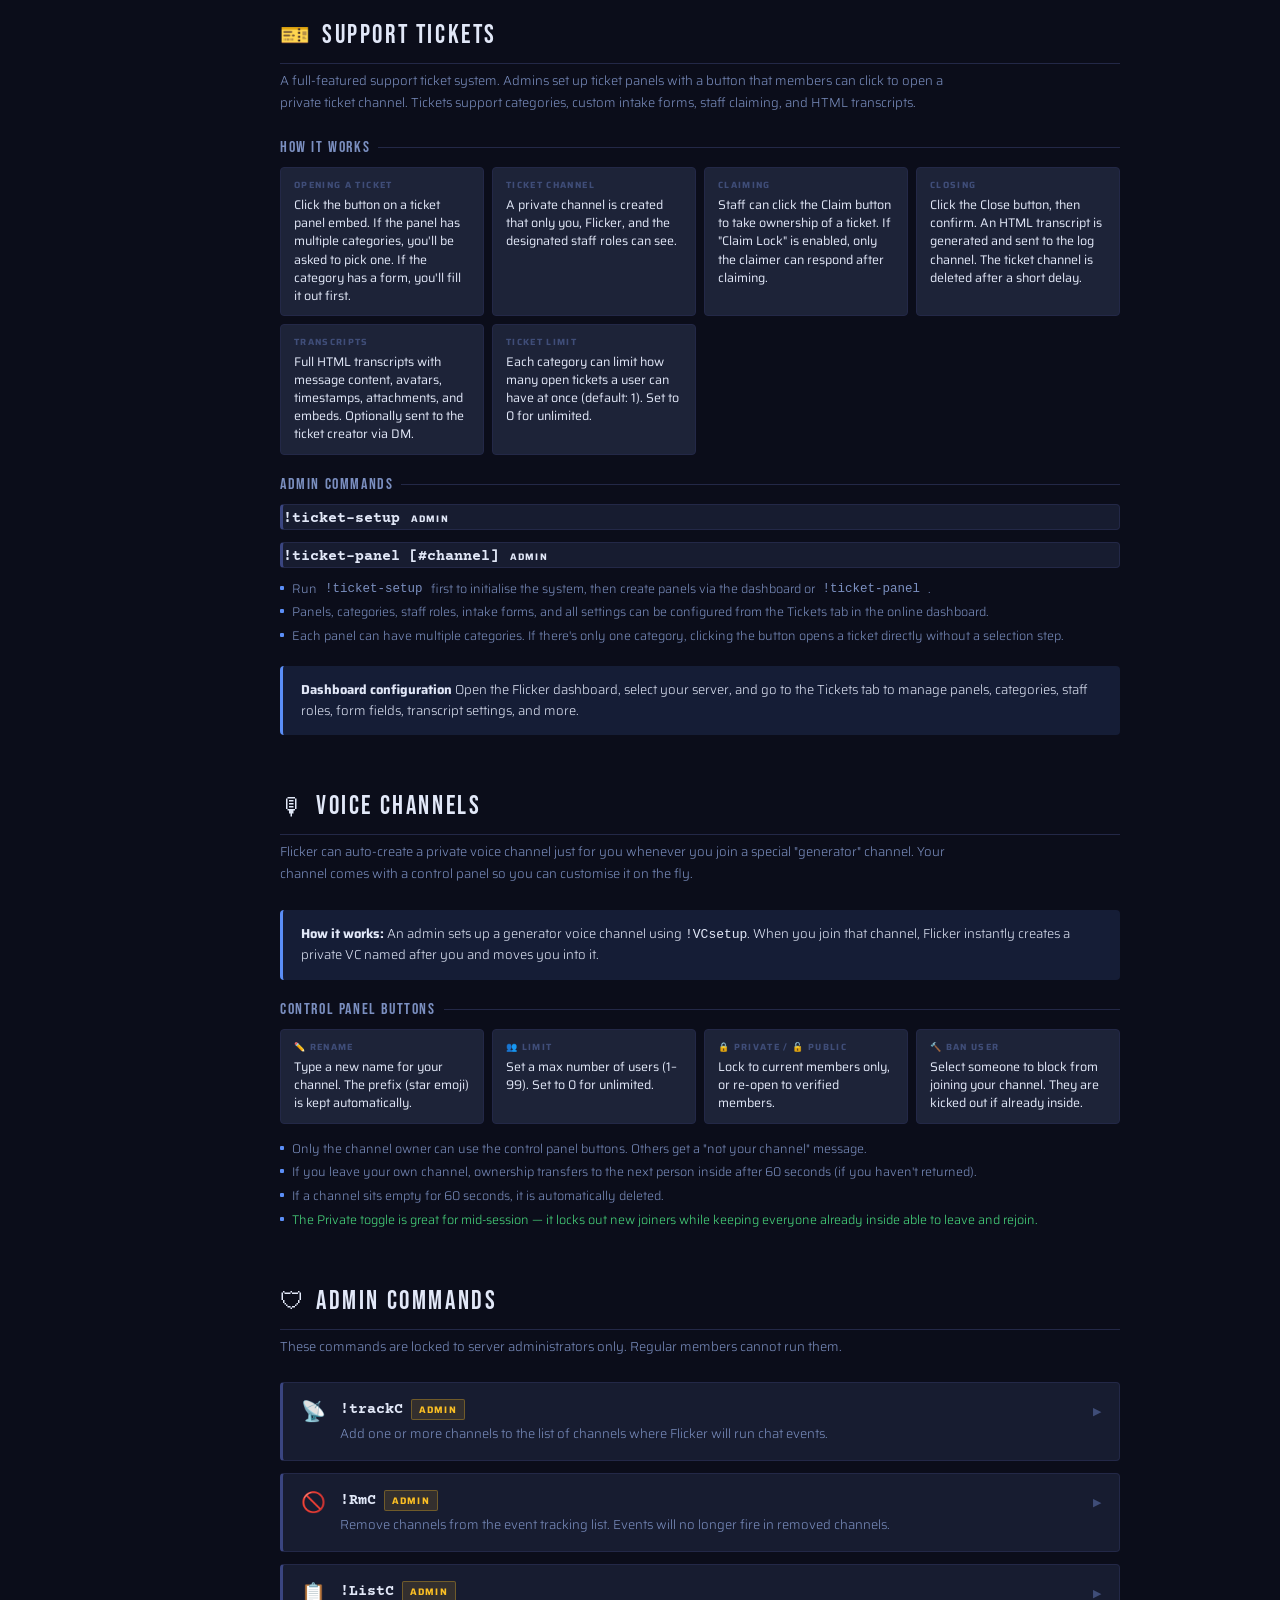
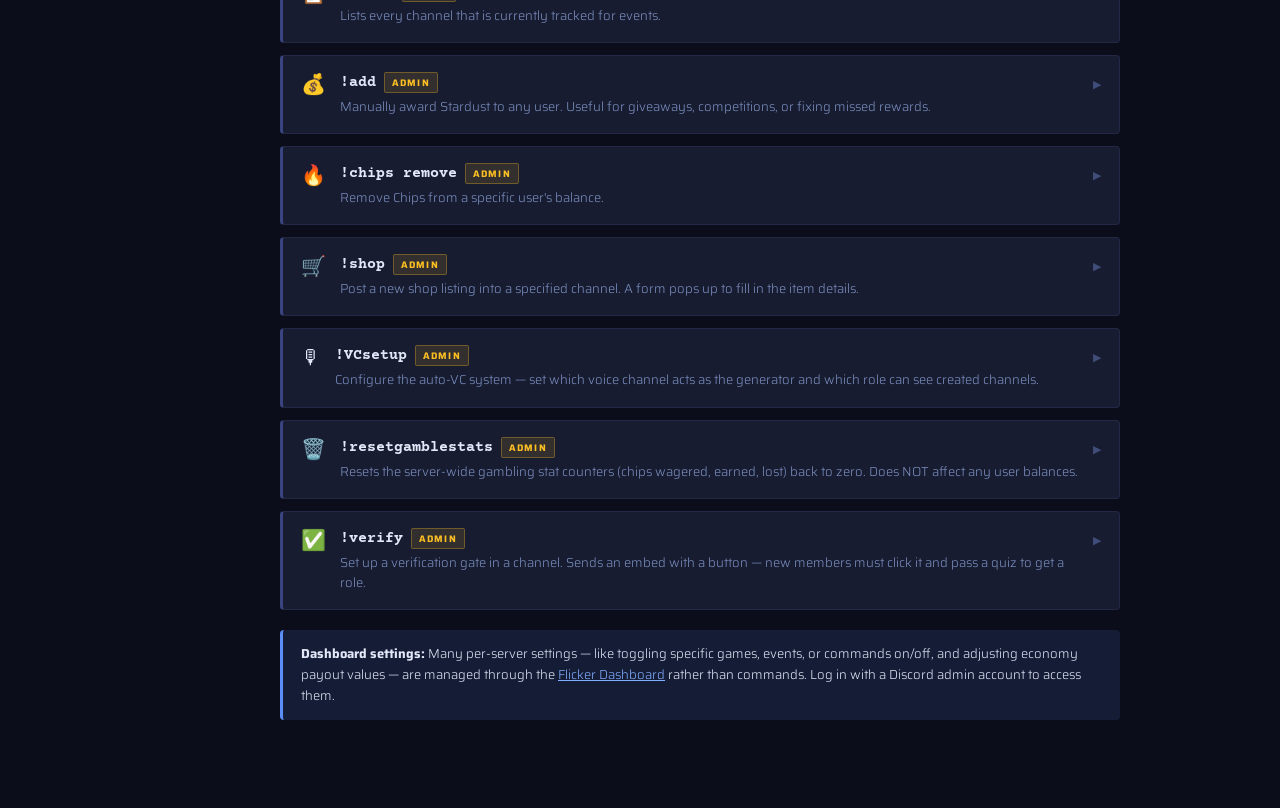
<file: guide.html>
<!DOCTYPE html>
<html lang="en">
<head>
  <meta charset="UTF-8">
  <meta name="viewport" content="width=device-width, initial-scale=1.0">
  <title>Flicker — Command Guide</title>
  <link rel="icon" type="image/svg+xml" href="/favicon.svg">
  <meta property="og:type" content="website">
  <meta property="og:site_name" content="Flicker">
  <meta property="og:title" content="Flicker — Command Guide">
  <meta property="og:description" content="Complete guide to every Flicker bot command — economy, events, gambling, shop, voice channels, and admin tools.">
  <meta property="og:url" content="https://flicker-bot.com/guide">
  <meta property="og:image" content="https://flicker-bot.com/og-image.svg">
  <meta name="twitter:card" content="summary_large_image">
  <link rel="stylesheet" href="css/style.css?v=8">
  <style>
    /* ── Guide Layout ─────────────────────────────────── */
    .guide-layout {
      position: relative;
      display: flex;
      min-height: 100vh;
    }

    /* ── Guide Sidebar (TOC) ──────────────────────────── */
    .guide-sidebar {
      width: 240px;
      flex-shrink: 0;
      background: var(--surface);
      border-right: 1px solid var(--border);
      display: flex;
      flex-direction: column;
      min-height: 100vh;
      position: sticky;
      top: 0;
      height: 100vh;
      overflow-y: auto;
    }

    .guide-sidebar-top {
      padding: 22px 18px 18px;
      border-bottom: 1px solid var(--border);
    }

    .guide-brand {
      display: flex;
      align-items: center;
      gap: 8px;
      margin-bottom: 4px;
      text-decoration: none;
    }

    .guide-brand-bolt { font-size: 18px; }

    .guide-brand-name {
      font-family: var(--font-brand);
      font-size: 26px;
      letter-spacing: 0.06em;
      color: var(--text);
      line-height: 1;
    }

    .guide-sidebar-label {
      font-size: 9px;
      font-weight: 600;
      letter-spacing: 0.22em;
      text-transform: uppercase;
      color: var(--text-3);
      margin-top: 2px;
    }

    .guide-toc {
      padding: 14px 10px;
      flex: 1;
      display: flex;
      flex-direction: column;
      gap: 2px;
    }

    .toc-section-label {
      font-size: 9px;
      font-weight: 700;
      letter-spacing: 0.2em;
      text-transform: uppercase;
      color: var(--text-3);
      padding: 10px 8px 4px;
    }

    .toc-link {
      display: flex;
      align-items: center;
      gap: 10px;
      padding: 8px 10px 8px 14px;
      text-decoration: none;
      border: none;
      border-left: 2px solid transparent;
      background: transparent;
      color: var(--text-2);
      font-family: var(--font-ui);
      font-size: 12.5px;
      font-weight: 500;
      width: 100%;
      text-align: left;
      transition: background 0.1s, color 0.1s, border-color 0.1s;
      border-radius: 0 var(--radius-sm) var(--radius-sm) 0;
    }

    .toc-link:hover {
      background: var(--surface-2);
      color: var(--text);
    }

    .toc-link.active {
      background: var(--surface-2);
      border-left-color: var(--accent);
      color: var(--accent);
    }

    .toc-icon { font-size: 14px; flex-shrink: 0; }

    .guide-sidebar-bottom {
      padding: 14px 18px;
      border-top: 1px solid var(--border);
      display: flex;
      flex-direction: column;
      gap: 8px;
    }

    .btn-back {
      display: flex;
      align-items: center;
      gap: 8px;
      padding: 8px 10px;
      background: transparent;
      border: 1px solid var(--border-2);
      color: var(--text-2);
      font-family: var(--font-ui);
      font-size: 12px;
      text-decoration: none;
      cursor: pointer;
      transition: background 0.1s, color 0.1s, border-color 0.1s;
      border-radius: var(--radius-sm);
    }

    .btn-back:hover {
      background: var(--accent-dim);
      border-color: var(--accent);
      color: var(--accent);
    }

    /* ── Guide Main ───────────────────────────────────── */
    .guide-main {
      flex: 1;
      display: flex;
      flex-direction: column;
      min-height: 100vh;
      min-width: 0;
    }

    .guide-header {
      display: flex;
      align-items: center;
      justify-content: space-between;
      padding: 18px 32px;
      border-bottom: 1px solid var(--border);
      background: var(--surface);
      position: sticky;
      top: 0;
      z-index: 10;
      gap: 12px;
    }

    .guide-header-title {
      font-family: var(--font-brand);
      font-size: 20px;
      letter-spacing: 0.1em;
      color: var(--text);
    }

    .guide-header-meta {
      font-size: 11px;
      color: var(--text-3);
      font-family: var(--font-mono);
    }

    .guide-menu-toggle {
      display: none;
      background: transparent;
      border: 1px solid var(--border-2);
      color: var(--text-2);
      width: 36px;
      height: 36px;
      font-size: 18px;
      cursor: pointer;
      align-items: center;
      justify-content: center;
      flex-shrink: 0;
      border-radius: var(--radius-sm);
      transition: background 0.1s, color 0.1s;
    }

    .guide-menu-toggle:hover { background: var(--surface-2); color: var(--text); }

    .guide-body {
      flex: 1;
      padding: 36px 40px;
      overflow-y: auto;
      max-width: 920px;
    }

    /* ── Sections ─────────────────────────────────────── */
    .guide-section {
      margin-bottom: 56px;
      scroll-margin-top: 80px;
    }

    .guide-section-header {
      display: flex;
      align-items: center;
      gap: 12px;
      margin-bottom: 6px;
      padding-bottom: 12px;
      border-bottom: 1px solid var(--border);
    }

    .guide-section-icon { font-size: 24px; line-height: 1; }

    .guide-section-title {
      font-family: var(--font-brand);
      font-size: 26px;
      letter-spacing: 0.1em;
      color: var(--text);
    }

    .guide-section-desc {
      color: var(--text-2);
      font-size: 13px;
      font-weight: 300;
      line-height: 1.7;
      margin-bottom: 24px;
      max-width: 680px;
    }

    /* ── Intro / Hero ─────────────────────────────────── */
    .guide-hero {
      background: var(--surface-2);
      border: 1px solid var(--border);
      border-top: 3px solid var(--accent);
      border-radius: var(--radius);
      padding: 32px 36px;
      margin-bottom: 48px;
    }

    .guide-hero-title {
      font-family: var(--font-brand);
      font-size: 36px;
      letter-spacing: 0.08em;
      color: var(--text);
      margin-bottom: 10px;
    }

    .guide-hero-sub {
      color: var(--text-2);
      font-size: 14px;
      font-weight: 300;
      line-height: 1.7;
      max-width: 600px;
      margin-bottom: 20px;
    }

    .guide-chips-row {
      display: flex;
      gap: 10px;
      flex-wrap: wrap;
    }

    .guide-chip {
      display: inline-flex;
      align-items: center;
      gap: 6px;
      padding: 5px 12px;
      background: var(--accent-dim);
      border: 1px solid var(--accent-line);
      color: var(--accent-bright);
      font-size: 11.5px;
      font-family: var(--font-mono);
      border-radius: var(--radius-sm);
    }

    /* ── Command Card ─────────────────────────────────── */
    .cmd-card {
      background: var(--surface-2);
      border: 1px solid var(--border);
      border-left: 3px solid var(--border-2);
      border-radius: var(--radius-sm);
      margin-bottom: 12px;
      overflow: hidden;
      transition: border-left-color 0.15s;
    }

    .cmd-card:hover { border-left-color: var(--accent); }

    .cmd-card-header {
      display: flex;
      align-items: flex-start;
      gap: 14px;
      padding: 16px 18px;
      cursor: pointer;
      user-select: none;
    }

    .cmd-icon { font-size: 20px; line-height: 1; flex-shrink: 0; margin-top: 2px; }

    .cmd-info { flex: 1; min-width: 0; }

    .cmd-name-row {
      display: flex;
      align-items: center;
      gap: 8px;
      flex-wrap: wrap;
      margin-bottom: 4px;
    }

    .cmd-name {
      font-family: var(--font-mono);
      font-size: 15px;
      font-weight: 700;
      color: var(--text);
    }

    .cmd-aliases {
      font-family: var(--font-mono);
      font-size: 11px;
      color: var(--text-3);
    }

    .cmd-badge {
      font-size: 9.5px;
      font-weight: 700;
      letter-spacing: 0.12em;
      text-transform: uppercase;
      padding: 2px 7px;
      border-radius: 2px;
    }

    .badge-admin {
      background: rgba(251, 191, 36, 0.12);
      border: 1px solid rgba(251, 191, 36, 0.3);
      color: var(--warn);
    }

    .badge-auto {
      background: rgba(74, 222, 128, 0.1);
      border: 1px solid rgba(74, 222, 128, 0.25);
      color: var(--success);
    }

    .badge-hourly {
      background: var(--accent-dim);
      border: 1px solid var(--accent-line);
      color: var(--accent-bright);
    }

    .cmd-desc {
      color: var(--text-2);
      font-size: 13px;
      font-weight: 300;
      line-height: 1.55;
    }

    .cmd-chevron {
      font-size: 11px;
      color: var(--text-3);
      flex-shrink: 0;
      margin-top: 4px;
      transition: transform 0.15s;
    }

    .cmd-card.open .cmd-chevron { transform: rotate(90deg); }

    .cmd-body {
      display: none;
      padding: 0 18px 18px;
      border-top: 1px solid var(--border);
    }

    .cmd-card.open .cmd-body { display: block; }

    .cmd-body-inner {
      padding-top: 16px;
      display: flex;
      flex-direction: column;
      gap: 14px;
    }

    /* ── Usage block ──────────────────────────────────── */
    .cmd-usage-block {
      background: var(--surface-3);
      border: 1px solid var(--border);
      border-radius: var(--radius-sm);
      padding: 10px 14px;
    }

    .cmd-usage-label {
      font-size: 9px;
      font-weight: 700;
      letter-spacing: 0.18em;
      text-transform: uppercase;
      color: var(--text-3);
      margin-bottom: 6px;
    }

    .cmd-usage-line {
      font-family: var(--font-mono);
      font-size: 13.5px;
      color: var(--accent-bright);
      margin-bottom: 3px;
    }

    .cmd-usage-line:last-child { margin-bottom: 0; }

    .cmd-usage-param { color: var(--text-2); }

    /* ── Info rows ────────────────────────────────────── */
    .cmd-info-grid {
      display: grid;
      grid-template-columns: repeat(auto-fill, minmax(200px, 1fr));
      gap: 8px;
    }

    .cmd-info-cell {
      background: var(--surface-3);
      border: 1px solid var(--border);
      border-radius: var(--radius-sm);
      padding: 10px 13px;
    }

    .cic-label {
      font-size: 9px;
      font-weight: 700;
      letter-spacing: 0.15em;
      text-transform: uppercase;
      color: var(--text-3);
      margin-bottom: 4px;
    }

    .cic-value {
      font-size: 12.5px;
      color: var(--text);
      line-height: 1.45;
    }

    /* ── Examples ─────────────────────────────────────── */
    .cmd-examples {
      display: flex;
      flex-direction: column;
      gap: 6px;
    }

    .cmd-example {
      display: flex;
      align-items: flex-start;
      gap: 10px;
      padding: 9px 12px;
      background: var(--surface-3);
      border: 1px solid var(--border);
      border-radius: var(--radius-sm);
    }

    .ex-cmd {
      font-family: var(--font-mono);
      font-size: 12.5px;
      color: var(--success);
      white-space: nowrap;
      flex-shrink: 0;
    }

    .ex-arrow { color: var(--text-3); flex-shrink: 0; font-size: 11px; padding-top: 1px; }

    .ex-result {
      font-size: 12px;
      color: var(--text-2);
      font-weight: 300;
      line-height: 1.45;
    }

    /* ── Notes ────────────────────────────────────────── */
    .cmd-notes {
      display: flex;
      flex-direction: column;
      gap: 5px;
    }

    .cmd-note {
      display: flex;
      align-items: flex-start;
      gap: 8px;
      font-size: 12.5px;
      color: var(--text-2);
      font-weight: 300;
      line-height: 1.5;
    }

    .note-dot {
      width: 4px;
      height: 4px;
      background: var(--accent);
      border-radius: 1px;
      flex-shrink: 0;
      margin-top: 6px;
    }

    .note-warn { color: var(--warn); }
    .note-tip  { color: var(--success); }

    /* ── Event Cards ──────────────────────────────────── */
    .event-grid {
      display: grid;
      grid-template-columns: repeat(auto-fill, minmax(260px, 1fr));
      gap: 10px;
      margin-bottom: 16px;
    }

    .event-card {
      background: var(--surface-2);
      border: 1px solid var(--border);
      border-top: 2px solid var(--border-2);
      border-radius: var(--radius-sm);
      padding: 16px;
      display: flex;
      flex-direction: column;
      gap: 8px;
    }

    .event-card-header {
      display: flex;
      align-items: center;
      gap: 10px;
    }

    .event-icon { font-size: 20px; line-height: 1; }

    .event-name {
      font-family: var(--font-brand);
      font-size: 16px;
      letter-spacing: 0.08em;
      color: var(--text);
    }

    .event-reward {
      font-family: var(--font-mono);
      font-size: 11px;
      color: var(--accent-bright);
      margin-left: auto;
      background: var(--accent-dim);
      border: 1px solid var(--accent-line);
      padding: 2px 7px;
      border-radius: 2px;
    }

    .event-desc {
      color: var(--text-2);
      font-size: 12.5px;
      font-weight: 300;
      line-height: 1.55;
    }

    .event-meta {
      font-size: 11px;
      color: var(--text-3);
      font-family: var(--font-mono);
    }

    /* ── Info box ─────────────────────────────────────── */
    .info-box {
      padding: 14px 18px;
      border-radius: var(--radius-sm);
      border-left: 3px solid;
      font-size: 13px;
      font-weight: 300;
      line-height: 1.6;
      margin-bottom: 20px;
    }

    .info-box.blue {
      background: var(--accent-dim);
      border-color: var(--accent);
      color: var(--text);
    }

    .info-box.green {
      background: var(--success-dim);
      border-color: var(--success);
      color: var(--text);
    }

    .info-box.yellow {
      background: rgba(251, 191, 36, 0.08);
      border-color: var(--warn);
      color: var(--text);
    }

    .info-box strong { color: inherit; font-weight: 700; }

    /* ── Currency flow diagram ────────────────────────── */
    .currency-flow {
      display: flex;
      align-items: center;
      gap: 12px;
      flex-wrap: wrap;
      margin: 20px 0;
    }

    .currency-block {
      background: var(--surface-2);
      border: 1px solid var(--border);
      border-radius: var(--radius-sm);
      padding: 14px 18px;
      text-align: center;
      min-width: 130px;
    }

    .currency-block-icon { font-size: 24px; margin-bottom: 4px; }
    .currency-block-name { font-family: var(--font-brand); font-size: 16px; letter-spacing: 0.08em; color: var(--text); }
    .currency-block-desc { font-size: 11px; color: var(--text-3); margin-top: 3px; line-height: 1.4; }

    .currency-arrow {
      font-size: 20px;
      color: var(--accent);
      font-family: var(--font-mono);
    }

    .currency-rate {
      font-size: 10px;
      color: var(--text-3);
      text-align: center;
      margin-top: 2px;
      font-family: var(--font-mono);
    }

    /* ── Sub-label ────────────────────────────────────── */
    .sub-heading {
      font-family: var(--font-brand);
      font-size: 16px;
      letter-spacing: 0.1em;
      color: var(--text-2);
      margin: 20px 0 10px;
      display: flex;
      align-items: center;
      gap: 8px;
    }

    .sub-heading::after {
      content: '';
      flex: 1;
      height: 1px;
      background: var(--border);
    }

    /* ── Slots payout table ───────────────────────────── */
    .payout-table {
      width: 100%;
      border-collapse: collapse;
      font-size: 13px;
      margin-bottom: 8px;
    }

    .payout-table th {
      text-align: left;
      font-size: 9px;
      font-weight: 700;
      letter-spacing: 0.18em;
      text-transform: uppercase;
      color: var(--text-3);
      padding: 6px 12px;
      border-bottom: 1px solid var(--border);
    }

    .payout-table td {
      padding: 8px 12px;
      border-bottom: 1px solid var(--border);
      color: var(--text-2);
      font-weight: 300;
      font-family: var(--font-mono);
    }

    .payout-table tr:last-child td { border-bottom: none; }
    .payout-table tr:hover td { background: var(--surface-3); }

    .payout-win   { color: var(--success); }
    .payout-jackpot { color: var(--warn); font-weight: 700; }

    /* ── Mobile ───────────────────────────────────────── */
    .guide-sidebar-backdrop {
      display: none;
      position: fixed;
      inset: 0;
      background: rgba(0,0,0,0.6);
      z-index: 40;
    }

    .guide-sidebar-backdrop.open { display: block; }

    @media (max-width: 768px) {
      .guide-menu-toggle { display: flex; }

      .guide-sidebar {
        position: fixed;
        top: 0;
        left: 0;
        height: 100vh;
        z-index: 50;
        transform: translateX(-100%);
        transition: transform 0.2s ease;
        width: 260px;
      }

      .guide-sidebar.open { transform: translateX(0); }

      .guide-body {
        padding: 24px 18px;
      }

      .guide-hero { padding: 22px 20px; }

      .event-grid {
        grid-template-columns: 1fr;
      }

      .cmd-info-grid {
        grid-template-columns: 1fr 1fr;
      }
    }

    @media (max-width: 480px) {
      .cmd-info-grid {
        grid-template-columns: 1fr;
      }
    }
  </style>
</head>
<body>

  <canvas id="starfield"></canvas>

  <div class="guide-layout">

    <!-- ── TOC Sidebar ──────────────────────────────── -->
    <aside class="guide-sidebar" id="guide-sidebar">
      <div class="guide-sidebar-top">
        <a href="/" class="guide-brand">
          <span class="guide-brand-bolt">&#9889;</span>
          <span class="guide-brand-name">FLICKER</span>
        </a>
        <p class="guide-sidebar-label">Command Guide</p>
      </div>

      <nav class="guide-toc">
        <p class="toc-section-label">Contents</p>

        <a href="#getting-started" class="toc-link">
          <span class="toc-icon">&#128640;</span> Getting Started
        </a>
        <a href="#economy" class="toc-link">
          <span class="toc-icon">&#10024;</span> Economy
        </a>
        <a href="#social" class="toc-link">
          <span class="toc-icon">&#128101;</span> Social
        </a>
        <a href="#events" class="toc-link">
          <span class="toc-icon">&#127381;</span> Chat Events
        </a>
        <a href="#gambling" class="toc-link">
          <span class="toc-icon">&#127922;</span> Gambling
        </a>
        <a href="#shop" class="toc-link">
          <span class="toc-icon">&#128722;</span> Shop
        </a>
        <a href="#tickets" class="toc-link">
          <span class="toc-icon">&#127915;</span> Support Tickets
        </a>
        <a href="#voice" class="toc-link">
          <span class="toc-icon">&#127897;</span> Voice Channels
        </a>
        <a href="#admin" class="toc-link">
          <span class="toc-icon">&#128737;</span> Admin Commands
        </a>
      </nav>

      <div class="guide-sidebar-bottom">
        <a href="/" class="btn-back">&#8592; Back to Login</a>
        <a href="/dashboard" class="btn-back">&#9889; Dashboard</a>
      </div>
    </aside>

    <!-- ── Main Content ──────────────────────────────── -->
    <main class="guide-main">
      <header class="guide-header">
        <button class="guide-menu-toggle" id="guide-menu-toggle" aria-label="Open menu">&#9776;</button>
        <span class="guide-header-title">COMMAND GUIDE</span>
        <span class="guide-header-meta">prefix: !</span>
      </header>

      <div class="guide-body">

        <!-- ── Hero ────────────────────────────────────── -->
        <div class="guide-hero">
          <div class="guide-hero-title">&#9889; Welcome to Flicker</div>
          <p class="guide-hero-sub">
            Flicker is a Discord bot with a full economy, gambling games, random chat events, social commands, a shop, and private voice channels.
            All commands start with <strong>!</strong> — just type them in any channel where Flicker is active.
          </p>
          <div class="guide-chips-row">
            <span class="guide-chip">&#10024; Stardust — event currency</span>
            <span class="guide-chip">&#127922; Chips — gambling currency</span>
            <span class="guide-chip">&#128640; 10–20 s cooldown on gambling</span>
            <span class="guide-chip">&#9203; Events fire automatically</span>
            <span class="guide-chip">&#128197; Daily rewards &amp; streaks</span>
            <span class="guide-chip">&#10084;&#65039; Reputation system</span>
          </div>
        </div>

        <!-- ═══════════════════════════════════════════════
             GETTING STARTED
             ═══════════════════════════════════════════════ -->
        <section class="guide-section" id="getting-started">
          <div class="guide-section-header">
            <span class="guide-section-icon">&#128640;</span>
            <span class="guide-section-title">GETTING STARTED</span>
          </div>
          <p class="guide-section-desc">
            Everything you need to know before jumping in — how the currencies work, how events fire, and a few rules of thumb.
          </p>

          <div class="info-box blue">
            <strong>Commands use the <code>!</code> prefix.</strong> Type <code>!balance</code>, <code>!coinflip 100 heads</code>, etc. Most commands also have short aliases listed in each section below.
          </div>

          <!-- !help -->
          <div class="cmd-card" onclick="toggleCard(this)">
            <div class="cmd-card-header">
              <span class="cmd-icon">&#128218;</span>
              <div class="cmd-info">
                <div class="cmd-name-row">
                  <span class="cmd-name">!help</span>
                </div>
                <div class="cmd-desc">Links you to this guide.</div>
              </div>
              <span class="cmd-chevron">&#9654;</span>
            </div>
            <div class="cmd-body">
              <div class="cmd-body-inner">
                <div class="cmd-usage-block">
                  <div class="cmd-usage-label">Usage</div>
                  <div class="cmd-usage-line">!help</div>
                </div>
                <div class="cmd-notes">
                  <div class="cmd-note"><span class="note-dot"></span>Flicker will reply with a link to this page.</div>
                </div>
              </div>
            </div>
          </div>

          <div class="sub-heading">The Two Currencies</div>

          <div class="currency-flow">
            <div>
              <div class="currency-block">
                <div class="currency-block-icon">&#10024;</div>
                <div class="currency-block-name">Stardust</div>
                <div class="currency-block-desc">Earned from events, daily rewards &amp; petting Flicker.<br>Used in the shop &amp; sent to friends.</div>
              </div>
            </div>
            <div>
              <div class="currency-arrow">&#8594;</div>
              <div class="currency-rate">1 SD = 50 Chips<br>one-way only</div>
            </div>
            <div>
              <div class="currency-block">
                <div class="currency-block-icon">&#127922;</div>
                <div class="currency-block-name">Chips</div>
                <div class="currency-block-desc">Bought with Stardust.<br>Used only for gambling — cannot be converted back.</div>
              </div>
            </div>
          </div>

          <div class="info-box yellow">
            <strong>Chips cannot be converted back into Stardust.</strong> Only buy chips you're comfortable gambling with — losses are permanent.
          </div>
        </section>

        <!-- ═══════════════════════════════════════════════
             ECONOMY
             ═══════════════════════════════════════════════ -->
        <section class="guide-section" id="economy">
          <div class="guide-section-header">
            <span class="guide-section-icon">&#10024;</span>
            <span class="guide-section-title">ECONOMY</span>
          </div>
          <p class="guide-section-desc">
            Check your wallet, convert currency, send Stardust to others, or see who's richest on the server.
          </p>

          <!-- !balance -->
          <div class="cmd-card" onclick="toggleCard(this)">
            <div class="cmd-card-header">
              <span class="cmd-icon">&#128176;</span>
              <div class="cmd-info">
                <div class="cmd-name-row">
                  <span class="cmd-name">!balance</span>
                  <span class="cmd-aliases">also: !bal &nbsp; !b &nbsp; !wallet</span>
                </div>
                <div class="cmd-desc">Shows your current Stardust and Chips balance in a clean wallet embed.</div>
              </div>
              <span class="cmd-chevron">&#9654;</span>
            </div>
            <div class="cmd-body">
              <div class="cmd-body-inner">
                <div class="cmd-usage-block">
                  <div class="cmd-usage-label">Usage</div>
                  <div class="cmd-usage-line">!balance</div>
                </div>
                <div class="cmd-examples">
                  <div class="cmd-example">
                    <span class="ex-cmd">!b</span>
                    <span class="ex-arrow">&#8594;</span>
                    <span class="ex-result">Shows your wallet: Stardust + Chips balances.</span>
                  </div>
                </div>
                <div class="cmd-notes">
                  <div class="cmd-note"><span class="note-dot"></span>No arguments needed — it always shows your own wallet.</div>
                  <div class="cmd-note"><span class="note-dot"></span>You start at 0 in both currencies. Earn Stardust by participating in events, <code>!daily</code>, or <code>!pet</code>.</div>
                </div>
              </div>
            </div>
          </div>

          <!-- !buychips -->
          <div class="cmd-card" onclick="toggleCard(this)">
            <div class="cmd-card-header">
              <span class="cmd-icon">&#127922;</span>
              <div class="cmd-info">
                <div class="cmd-name-row">
                  <span class="cmd-name">!buychips</span>
                  <span class="cmd-aliases">also: !bc</span>
                </div>
                <div class="cmd-desc">Convert Stardust into Chips for gambling. Rate is fixed at 1 Stardust = 50 Chips.</div>
              </div>
              <span class="cmd-chevron">&#9654;</span>
            </div>
            <div class="cmd-body">
              <div class="cmd-body-inner">
                <div class="cmd-usage-block">
                  <div class="cmd-usage-label">Usage</div>
                  <div class="cmd-usage-line">!buychips <span class="cmd-usage-param">&lt;amount&gt;</span></div>
                  <div class="cmd-usage-line">!buychips <span class="cmd-usage-param">all</span></div>
                </div>
                <div class="cmd-info-grid">
                  <div class="cmd-info-cell">
                    <div class="cic-label">Rate</div>
                    <div class="cic-value">1 Stardust = 50 Chips</div>
                  </div>
                  <div class="cmd-info-cell">
                    <div class="cic-label">One-way?</div>
                    <div class="cic-value">Yes — Chips cannot become Stardust</div>
                  </div>
                </div>
                <div class="cmd-examples">
                  <div class="cmd-example">
                    <span class="ex-cmd">!bc 100</span>
                    <span class="ex-arrow">&#8594;</span>
                    <span class="ex-result">Spends 100 Stardust, gives you 5,000 Chips.</span>
                  </div>
                  <div class="cmd-example">
                    <span class="ex-cmd">!buychips all</span>
                    <span class="ex-arrow">&#8594;</span>
                    <span class="ex-result">Converts your entire Stardust balance to Chips.</span>
                  </div>
                </div>
                <div class="cmd-notes">
                  <div class="cmd-note"><span class="note-dot"></span>You must have enough Stardust — you cannot go negative.</div>
                  <div class="cmd-note note-warn"><span class="note-dot"></span>This is permanent. Chips lost gambling are gone for good.</div>
                </div>
              </div>
            </div>
          </div>

          <!-- !pay -->
          <div class="cmd-card" onclick="toggleCard(this)">
            <div class="cmd-card-header">
              <span class="cmd-icon">&#128184;</span>
              <div class="cmd-info">
                <div class="cmd-name-row">
                  <span class="cmd-name">!pay</span>
                  <span class="cmd-aliases">also: !transfer &nbsp; !give</span>
                </div>
                <div class="cmd-desc">Send Stardust to another user. The recipient must click Accept before the transfer goes through.</div>
              </div>
              <span class="cmd-chevron">&#9654;</span>
            </div>
            <div class="cmd-body">
              <div class="cmd-body-inner">
                <div class="cmd-usage-block">
                  <div class="cmd-usage-label">Usage</div>
                  <div class="cmd-usage-line">!pay <span class="cmd-usage-param">@user &lt;amount&gt;</span></div>
                  <div class="cmd-usage-line">!pay <span class="cmd-usage-param">@user all</span></div>
                </div>
                <div class="cmd-info-grid">
                  <div class="cmd-info-cell">
                    <div class="cic-label">Confirmation</div>
                    <div class="cic-value">Recipient must click Accept</div>
                  </div>
                  <div class="cmd-info-cell">
                    <div class="cic-label">Timeout</div>
                    <div class="cic-value">60 seconds — auto-refunded if ignored</div>
                  </div>
                </div>
                <div class="cmd-examples">
                  <div class="cmd-example">
                    <span class="ex-cmd">!pay @Sam 500</span>
                    <span class="ex-arrow">&#8594;</span>
                    <span class="ex-result">Sends Sam a payment request for 500 Stardust. Sam can Accept or Deny.</span>
                  </div>
                  <div class="cmd-example">
                    <span class="ex-cmd">!give @Sam all</span>
                    <span class="ex-arrow">&#8594;</span>
                    <span class="ex-result">Sends your entire Stardust balance to Sam.</span>
                  </div>
                </div>
                <div class="cmd-notes">
                  <div class="cmd-note"><span class="note-dot"></span>Stardust is deducted immediately when you run the command and refunded if the request expires or is denied.</div>
                  <div class="cmd-note"><span class="note-dot"></span>You cannot pay yourself, and you cannot pay bots.</div>
                  <div class="cmd-note note-tip"><span class="note-dot"></span>Only Stardust can be sent — Chips are not transferable.</div>
                </div>
              </div>
            </div>
          </div>

          <!-- !top -->
          <div class="cmd-card" onclick="toggleCard(this)">
            <div class="cmd-card-header">
              <span class="cmd-icon">&#127942;</span>
              <div class="cmd-info">
                <div class="cmd-name-row">
                  <span class="cmd-name">!top</span>
                  <span class="cmd-aliases">also: !leaderboard &nbsp; !lb</span>
                </div>
                <div class="cmd-desc">Displays the top 10 richest users for both Stardust and Chips side by side.</div>
              </div>
              <span class="cmd-chevron">&#9654;</span>
            </div>
            <div class="cmd-body">
              <div class="cmd-body-inner">
                <div class="cmd-usage-block">
                  <div class="cmd-usage-label">Usage</div>
                  <div class="cmd-usage-line">!top</div>
                </div>
                <div class="cmd-notes">
                  <div class="cmd-note"><span class="note-dot"></span>Only works in a server — not in DMs.</div>
                  <div class="cmd-note"><span class="note-dot"></span>Shows all-time balances, not just activity in this server.</div>
                  <div class="cmd-note"><span class="note-dot"></span>Users who have left the server show as "User [ID]" instead of their name.</div>
                </div>
              </div>
            </div>
          </div>

          <!-- !pet -->
          <div class="cmd-card" onclick="toggleCard(this)">
            <div class="cmd-card-header">
              <span class="cmd-icon">&#129302;</span>
              <div class="cmd-info">
                <div class="cmd-name-row">
                  <span class="cmd-name">!pet</span>
                  <span class="cmd-badge badge-hourly">Hourly</span>
                </div>
                <div class="cmd-desc">Give Flicker a pet! Earns 1–10 Stardust plus a streak bonus. Use it every hour to build your streak and earn more.</div>
              </div>
              <span class="cmd-chevron">&#9654;</span>
            </div>
            <div class="cmd-body">
              <div class="cmd-body-inner">
                <div class="cmd-usage-block">
                  <div class="cmd-usage-label">Usage</div>
                  <div class="cmd-usage-line">!pet</div>
                </div>
                <div class="cmd-info-grid">
                  <div class="cmd-info-cell">
                    <div class="cic-label">Cooldown</div>
                    <div class="cic-value">1 hour per use</div>
                  </div>
                  <div class="cmd-info-cell">
                    <div class="cic-label">Base reward</div>
                    <div class="cic-value">1–10 Stardust (random)</div>
                  </div>
                  <div class="cmd-info-cell">
                    <div class="cic-label">Streak bonus</div>
                    <div class="cic-value">+1 Stardust per streak level (max +30)</div>
                  </div>
                  <div class="cmd-info-cell">
                    <div class="cic-label">Streak window</div>
                    <div class="cic-value">Must pet within ~1h 15m of last pet</div>
                  </div>
                </div>
                <div class="cmd-notes">
                  <div class="cmd-note"><span class="note-dot"></span>Your streak increases by 1 each time you pet within the window. Miss it and your streak slowly decays.</div>
                  <div class="cmd-note note-tip"><span class="note-dot"></span>Milestone rewards: streak 7 = +25, streak 14 = +50, streak 30 = +100 Stardust bonus on top of your regular reward.</div>
                  <div class="cmd-note"><span class="note-dot"></span>Milestones only fire once — hitting streak 7 again after losing it gives the bonus again.</div>
                </div>
              </div>
            </div>
          </div>

          <!-- !daily -->
          <div class="cmd-card" onclick="toggleCard(this)">
            <div class="cmd-card-header">
              <span class="cmd-icon">&#128197;</span>
              <div class="cmd-info">
                <div class="cmd-name-row">
                  <span class="cmd-name">!daily</span>
                  <span class="cmd-badge badge-hourly">Daily</span>
                </div>
                <div class="cmd-desc">Claim a free Stardust reward every day. Build a streak by claiming each day to earn larger bonuses.</div>
              </div>
              <span class="cmd-chevron">&#9654;</span>
            </div>
            <div class="cmd-body">
              <div class="cmd-body-inner">
                <div class="cmd-usage-block">
                  <div class="cmd-usage-label">Usage</div>
                  <div class="cmd-usage-line">!daily</div>
                </div>
                <div class="cmd-info-grid">
                  <div class="cmd-info-cell">
                    <div class="cic-label">Cooldown</div>
                    <div class="cic-value">22 hours (configurable)</div>
                  </div>
                  <div class="cmd-info-cell">
                    <div class="cic-label">Base reward</div>
                    <div class="cic-value">20–50 Stardust (random)</div>
                  </div>
                  <div class="cmd-info-cell">
                    <div class="cic-label">Streak bonus</div>
                    <div class="cic-value">+5 Stardust per streak day (max +150)</div>
                  </div>
                  <div class="cmd-info-cell">
                    <div class="cic-label">Streak reset</div>
                    <div class="cic-value">Miss by &gt;26h and streak resets to 1</div>
                  </div>
                </div>
                <div class="cmd-notes">
                  <div class="cmd-note"><span class="note-dot"></span>Your streak grows by 1 each successful claim. The longer you keep it up, the more Stardust you earn per day.</div>
                  <div class="cmd-note note-tip"><span class="note-dot"></span>Streak milestones unlock achievements: 3-day, 7-day, and 30-day streaks each award a badge.</div>
                  <div class="cmd-note"><span class="note-dot"></span>Base amount and streak bonus values can be customised by admins in the Dashboard.</div>
                </div>
              </div>
            </div>
          </div>

          <!-- !rob -->
          <div class="cmd-card" onclick="toggleCard(this)">
            <div class="cmd-card-header">
              <span class="cmd-icon">&#129440;</span>
              <div class="cmd-info">
                <div class="cmd-name-row">
                  <span class="cmd-name">!rob</span>
                </div>
                <div class="cmd-desc">Attempt to steal Stardust from another user. 40% chance of success — get caught and you'll pay a fine.</div>
              </div>
              <span class="cmd-chevron">&#9654;</span>
            </div>
            <div class="cmd-body">
              <div class="cmd-body-inner">
                <div class="cmd-usage-block">
                  <div class="cmd-usage-label">Usage</div>
                  <div class="cmd-usage-line">!rob <span class="cmd-usage-param">@user</span></div>
                </div>
                <div class="cmd-info-grid">
                  <div class="cmd-info-cell">
                    <div class="cic-label">Success chance</div>
                    <div class="cic-value">40%</div>
                  </div>
                  <div class="cmd-info-cell">
                    <div class="cic-label">Stolen (success)</div>
                    <div class="cic-value">10–30% of victim's balance</div>
                  </div>
                  <div class="cmd-info-cell">
                    <div class="cic-label">Fine (caught)</div>
                    <div class="cic-value">15% of your own balance</div>
                  </div>
                  <div class="cmd-info-cell">
                    <div class="cic-label">Min victim balance</div>
                    <div class="cic-value">50 Stardust</div>
                  </div>
                  <div class="cmd-info-cell">
                    <div class="cic-label">Cooldown</div>
                    <div class="cic-value">60 seconds</div>
                  </div>
                </div>
                <div class="cmd-examples">
                  <div class="cmd-example">
                    <span class="ex-cmd">!rob @Sam</span>
                    <span class="ex-arrow">&#8594;</span>
                    <span class="ex-result">If successful, steals 10–30% of Sam's Stardust. If caught, you pay a fine.</span>
                  </div>
                </div>
                <div class="cmd-notes">
                  <div class="cmd-note"><span class="note-dot"></span>The victim must have at least 50 Stardust — you can't rob someone with nothing.</div>
                  <div class="cmd-note note-warn"><span class="note-dot"></span>Getting caught transfers your fine to the victim, so you lose Stardust too.</div>
                  <div class="cmd-note"><span class="note-dot"></span>You cannot rob yourself or bots.</div>
                </div>
              </div>
            </div>
          </div>

        </section>

        <!-- ═══════════════════════════════════════════════
             SOCIAL
             ═══════════════════════════════════════════════ -->
        <section class="guide-section" id="social">
          <div class="guide-section-header">
            <span class="guide-section-icon">&#128101;</span>
            <span class="guide-section-title">SOCIAL</span>
          </div>
          <p class="guide-section-desc">
            See your stats, give reputation to friends, and run server giveaways and polls.
          </p>

          <!-- !profile -->
          <div class="cmd-card" onclick="toggleCard(this)">
            <div class="cmd-card-header">
              <span class="cmd-icon">&#128196;</span>
              <div class="cmd-info">
                <div class="cmd-name-row">
                  <span class="cmd-name">!profile</span>
                  <span class="cmd-aliases">also: !card</span>
                </div>
                <div class="cmd-desc">View a full profile card — balances, rep, daily streak, games played, total wagered, biggest win, and unlocked achievements.</div>
              </div>
              <span class="cmd-chevron">&#9654;</span>
            </div>
            <div class="cmd-body">
              <div class="cmd-body-inner">
                <div class="cmd-usage-block">
                  <div class="cmd-usage-label">Usage</div>
                  <div class="cmd-usage-line">!profile</div>
                  <div class="cmd-usage-line">!profile <span class="cmd-usage-param">@user</span> &nbsp;&nbsp;(view someone else)</div>
                </div>
                <div class="cmd-notes">
                  <div class="cmd-note"><span class="note-dot"></span>Shows Stardust, Chips, reputation, daily streak, total games played, chips wagered, and biggest win.</div>
                  <div class="cmd-note"><span class="note-dot"></span>Unlocked achievements are displayed with icons at the bottom of the embed.</div>
                  <div class="cmd-note note-tip"><span class="note-dot"></span>You can check anyone else's profile by mentioning them.</div>
                </div>
              </div>
            </div>
          </div>

          <!-- !rep -->
          <div class="cmd-card" onclick="toggleCard(this)">
            <div class="cmd-card-header">
              <span class="cmd-icon">&#10084;&#65039;</span>
              <div class="cmd-info">
                <div class="cmd-name-row">
                  <span class="cmd-name">!rep</span>
                  <span class="cmd-aliases">also: !reputation</span>
                </div>
                <div class="cmd-desc">Give a daily reputation point to another user. Rep shows up on their profile — a simple way to appreciate helpful members.</div>
              </div>
              <span class="cmd-chevron">&#9654;</span>
            </div>
            <div class="cmd-body">
              <div class="cmd-body-inner">
                <div class="cmd-usage-block">
                  <div class="cmd-usage-label">Usage</div>
                  <div class="cmd-usage-line">!rep <span class="cmd-usage-param">@user</span></div>
                </div>
                <div class="cmd-info-grid">
                  <div class="cmd-info-cell">
                    <div class="cic-label">Cooldown</div>
                    <div class="cic-value">22 hours per person</div>
                  </div>
                  <div class="cmd-info-cell">
                    <div class="cic-label">Achievement</div>
                    <div class="cic-value">Receiver unlocks "Well Loved" at 5 rep</div>
                  </div>
                </div>
                <div class="cmd-notes">
                  <div class="cmd-note"><span class="note-dot"></span>You can only give one rep every 22 hours — it resets daily.</div>
                  <div class="cmd-note"><span class="note-dot"></span>You cannot rep yourself or bots.</div>
                  <div class="cmd-note"><span class="note-dot"></span>Rep totals are visible on <code>!profile</code>.</div>
                </div>
              </div>
            </div>
          </div>

          <!-- !giveaway -->
          <div class="cmd-card" onclick="toggleCard(this)">
            <div class="cmd-card-header">
              <span class="cmd-icon">&#127881;</span>
              <div class="cmd-info">
                <div class="cmd-name-row">
                  <span class="cmd-name">!giveaway</span>
                  <span class="cmd-aliases">also: !gaw</span>
                  <span class="cmd-badge badge-admin">Admin</span>
                </div>
                <div class="cmd-desc">Start a timed giveaway. Anyone can enter by clicking the button — when time runs out, winners are picked at random.</div>
              </div>
              <span class="cmd-chevron">&#9654;</span>
            </div>
            <div class="cmd-body">
              <div class="cmd-body-inner">
                <div class="cmd-usage-block">
                  <div class="cmd-usage-label">Usage</div>
                  <div class="cmd-usage-line">!giveaway <span class="cmd-usage-param">&lt;duration&gt; [winners] [cost:stardust/chips] &lt;title&gt; [| description]</span></div>
                </div>
                <div class="cmd-info-grid">
                  <div class="cmd-info-cell">
                    <div class="cic-label">Duration</div>
                    <div class="cic-value">e.g. 30m, 2h, 1d (max 7 days)</div>
                  </div>
                  <div class="cmd-info-cell">
                    <div class="cic-label">Winners</div>
                    <div class="cic-value">1–20 (default 1)</div>
                  </div>
                  <div class="cmd-info-cell">
                    <div class="cic-label">Entry cost</div>
                    <div class="cic-value">Optional: 500:stardust or 1000:chips</div>
                  </div>
                  <div class="cmd-info-cell">
                    <div class="cic-label">Title / description</div>
                    <div class="cic-value">Use <code>|</code> to separate title from description</div>
                  </div>
                </div>
                <div class="cmd-examples">
                  <div class="cmd-example">
                    <span class="ex-cmd">!giveaway 1h Nitro | A free month of Discord Nitro!</span>
                    <span class="ex-arrow">&#8594;</span>
                    <span class="ex-result">Opens a 1-hour giveaway titled "Nitro" with a description, 1 winner.</span>
                  </div>
                  <div class="cmd-example">
                    <span class="ex-cmd">!giveaway 30m 3 500:stardust Cool Prize</span>
                    <span class="ex-arrow">&#8594;</span>
                    <span class="ex-result">30-minute giveaway, 3 winners, costs 500 Stardust to enter.</span>
                  </div>
                </div>
                <div class="cmd-notes">
                  <div class="cmd-note"><span class="note-dot"></span>Anyone can enter by clicking the "Enter" button — the bot tracks entrants automatically.</div>
                  <div class="cmd-note"><span class="note-dot"></span>When the timer expires Flicker announces the winners.</div>
                  <div class="cmd-note"><span class="note-dot"></span>If an entry cost is set, currency is deducted on entry (even if you don't win).</div>
                  <div class="cmd-note note-warn"><span class="note-dot"></span>If nobody enters, Flicker announces that the giveaway ended with no entries.</div>
                </div>
              </div>
            </div>
          </div>

          <!-- !poll -->
          <div class="cmd-card" onclick="toggleCard(this)">
            <div class="cmd-card-header">
              <span class="cmd-icon">&#128203;</span>
              <div class="cmd-info">
                <div class="cmd-name-row">
                  <span class="cmd-name">!poll</span>
                </div>
                <div class="cmd-desc">Create a timed poll with multiple options. Members vote with reactions — results are shown when time runs out.</div>
              </div>
              <span class="cmd-chevron">&#9654;</span>
            </div>
            <div class="cmd-body">
              <div class="cmd-body-inner">
                <div class="cmd-usage-block">
                  <div class="cmd-usage-label">Usage</div>
                  <div class="cmd-usage-line">!poll <span class="cmd-usage-param">&lt;duration&gt; &lt;question&gt; | &lt;option1&gt; | &lt;option2&gt; [| option3...]</span></div>
                </div>
                <div class="cmd-examples">
                  <div class="cmd-example">
                    <span class="ex-cmd">!poll 5m Movie night? | Yes | No | Maybe</span>
                    <span class="ex-arrow">&#8594;</span>
                    <span class="ex-result">Opens a 5-minute poll with 3 options. Members react to vote. Results shown after 5 minutes.</span>
                  </div>
                </div>
                <div class="cmd-notes">
                  <div class="cmd-note"><span class="note-dot"></span>Separate the question and options with <code>|</code>. Minimum 2 options, maximum 8.</div>
                  <div class="cmd-note"><span class="note-dot"></span>Duration supports <code>m</code> (minutes), <code>h</code> (hours), <code>d</code> (days). Max 7 days.</div>
                  <div class="cmd-note"><span class="note-dot"></span>When the timer ends, results are shown with a bar chart and the reactions are cleared.</div>
                </div>
              </div>
            </div>
          </div>

        </section>

        <!-- ═══════════════════════════════════════════════
             CHAT EVENTS
             ═══════════════════════════════════════════════ -->
        <section class="guide-section" id="events">
          <div class="guide-section-header">
            <span class="guide-section-icon">&#127381;</span>
            <span class="guide-section-title">CHAT EVENTS</span>
          </div>
          <p class="guide-section-desc">
            Events pop up on their own while people are chatting in tracked channels. They award Stardust to whoever responds fastest. There is a 3-minute cooldown between events, so they won't spam the channel.
          </p>

          <div class="info-box green">
            <strong>Events are automatic.</strong> You don't trigger them manually — just chat normally and Flicker may drop one in. Admins can control which channels events fire in using <code>!trackC</code>.
          </div>

          <div class="event-grid">

            <div class="event-card">
              <div class="event-card-header">
                <span class="event-icon">&#10024;</span>
                <span class="event-name">Stardust Drop</span>
                <span class="event-reward">1–12 SD</span>
              </div>
              <p class="event-desc">A pouch of Stardust appears. Type <strong>catch</strong> to grab it. Up to 5 people can catch — first place gets the most, last gets the least. When time's up the embed updates in place to show who won what, then auto-deletes after 15 seconds. Both timers are configurable in the dashboard.</p>
              <p class="event-meta">Type: catch &bull; Time: 15s &bull; Up to 5 winners &bull; Auto-deletes after 15s</p>
            </div>

            <div class="event-card">
              <div class="event-card-header">
                <span class="event-icon">&#127348;</span>
                <span class="event-name">Trivia</span>
                <span class="event-reward">50–100 SD</span>
              </div>
              <p class="event-desc">A science trivia question appears with four options (A, B, C, D). First person to type the correct letter — or spell out the full answer — wins. Highest reward in the game.</p>
              <p class="event-meta">Type: A / B / C / D &bull; Time: 30s &bull; 1 winner</p>
            </div>

            <div class="event-card">
              <div class="event-card-header">
                <span class="event-icon">&#129299;</span>
                <span class="event-name">Math Puzzle</span>
                <span class="event-reward">20–40 SD</span>
              </div>
              <p class="event-desc">Flicker posts a short maths problem (e.g. <em>4 × 12 + 7</em>). First to type the correct number wins. No symbols needed — just the answer.</p>
              <p class="event-meta">Type: the number &bull; Time: 12s &bull; 1 winner</p>
            </div>

            <div class="event-card">
              <div class="event-card-header">
                <span class="event-icon">&#128171;</span>
                <span class="event-name">Fast Type</span>
                <span class="event-reward">10–20 SD</span>
              </div>
              <p class="event-desc">A random code appears (e.g. <em>XKR-4PW</em>). Type it exactly as shown — no copy-paste, zero-width characters block that. First one wins.</p>
              <p class="event-meta">Type: the code exactly &bull; Time: 10s &bull; 1 winner</p>
            </div>

            <div class="event-card">
              <div class="event-card-header">
                <span class="event-icon">&#128290;</span>
                <span class="event-name">Word Scramble</span>
                <span class="event-reward">15–30 SD</span>
              </div>
              <p class="event-desc">A scrambled space-themed word appears (e.g. <em>LUBNAE</em>). Unscramble it and type the correct word first to win.</p>
              <p class="event-meta">Type: the word &bull; Time: 20s &bull; 1 winner</p>
            </div>

          </div>

          <div class="info-box blue">
            <strong>Edge cases to know:</strong> In a Stardust Drop, only the first 5 people who type "catch" get a reward. In Trivia, only the <em>first</em> response is checked — even if it's wrong. In Fast Type, copy-paste on mobile is intentionally blocked, so you'll need to type it manually.
          </div>

          <div class="info-box yellow">
            <strong>Timing:</strong> Events have a 5–10% chance of triggering on any message in a tracked channel, with a 3-minute cooldown between events. All reward ranges, timeouts, and individual event types can be toggled and configured by admins in the <a href="/dashboard" style="color: var(--warn);">Dashboard</a>.
          </div>
        </section>

        <!-- ═══════════════════════════════════════════════
             GAMBLING
             ═══════════════════════════════════════════════ -->
        <section class="guide-section" id="gambling">
          <div class="guide-section-header">
            <span class="guide-section-icon">&#127922;</span>
            <span class="guide-section-title">GAMBLING</span>
          </div>
          <p class="guide-section-desc">
            All gambling uses <strong>Chips</strong>, not Stardust. Each game has a cooldown per user (10–20 seconds depending on the game). You can type <code>all</code> instead of an amount to bet everything you have.
          </p>

          <div class="info-box yellow">
            <strong>House edge is real.</strong> All games are designed so the house wins slightly more than you over time. Play for fun, not as a money-making strategy.
          </div>

          <!-- !coinflip -->
          <div class="cmd-card" onclick="toggleCard(this)">
            <div class="cmd-card-header">
              <span class="cmd-icon">&#129689;</span>
              <div class="cmd-info">
                <div class="cmd-name-row">
                  <span class="cmd-name">!coinflip</span>
                  <span class="cmd-aliases">also: !cf</span>
                </div>
                <div class="cmd-desc">Flip a coin. Pick heads or tails — win 2× your bet if you're right.</div>
              </div>
              <span class="cmd-chevron">&#9654;</span>
            </div>
            <div class="cmd-body">
              <div class="cmd-body-inner">
                <div class="cmd-usage-block">
                  <div class="cmd-usage-label">Usage</div>
                  <div class="cmd-usage-line">!coinflip <span class="cmd-usage-param">&lt;chips&gt; [heads|tails]</span></div>
                </div>
                <div class="cmd-info-grid">
                  <div class="cmd-info-cell">
                    <div class="cic-label">Win payout</div>
                    <div class="cic-value">2× your bet (configurable)</div>
                  </div>
                  <div class="cmd-info-cell">
                    <div class="cic-label">Cooldown</div>
                    <div class="cic-value">15 seconds</div>
                  </div>
                  <div class="cmd-info-cell">
                    <div class="cic-label">Default side</div>
                    <div class="cic-value">Heads (if not specified)</div>
                  </div>
                </div>
                <div class="cmd-examples">
                  <div class="cmd-example">
                    <span class="ex-cmd">!cf 500 h</span>
                    <span class="ex-arrow">&#8594;</span>
                    <span class="ex-result">Bets 500 Chips on heads. Win = 1,000 Chips returned.</span>
                  </div>
                  <div class="cmd-example">
                    <span class="ex-cmd">!coinflip all tails</span>
                    <span class="ex-arrow">&#8594;</span>
                    <span class="ex-result">Bets all your Chips on tails.</span>
                  </div>
                </div>
                <div class="cmd-notes">
                  <div class="cmd-note"><span class="note-dot"></span>Accepted inputs: <code>h</code>, <code>head</code>, <code>heads</code>, <code>t</code>, <code>tail</code>, <code>tails</code>.</div>
                  <div class="cmd-note"><span class="note-dot"></span>The coin animation takes ~2.5 seconds before the result is revealed.</div>
                </div>
              </div>
            </div>
          </div>

          <!-- !slots -->
          <div class="cmd-card" onclick="toggleCard(this)">
            <div class="cmd-card-header">
              <span class="cmd-icon">&#127920;</span>
              <div class="cmd-info">
                <div class="cmd-name-row">
                  <span class="cmd-name">!slots</span>
                  <span class="cmd-aliases">also: !s</span>
                </div>
                <div class="cmd-desc">Spin the Cosmic Chip Slots. Match all three reels to win. Bigger combos pay out more.</div>
              </div>
              <span class="cmd-chevron">&#9654;</span>
            </div>
            <div class="cmd-body">
              <div class="cmd-body-inner">
                <div class="cmd-usage-block">
                  <div class="cmd-usage-label">Usage</div>
                  <div class="cmd-usage-line">!slots <span class="cmd-usage-param">&lt;chips&gt;</span></div>
                </div>
                <div class="sub-heading" style="margin-top:4px;">Payout Table</div>
                <table class="payout-table">
                  <thead>
                    <tr>
                      <th>Combination</th>
                      <th>Multiplier</th>
                      <th>Chance</th>
                    </tr>
                  </thead>
                  <tbody>
                    <tr>
                      <td class="payout-jackpot">&#128142;&#128142;&#128142; Diamond</td>
                      <td class="payout-jackpot">10× (Jackpot)</td>
                      <td>2%</td>
                    </tr>
                    <tr>
                      <td class="payout-win">&#11088;&#11088;&#11088; Star</td>
                      <td class="payout-win">5×</td>
                      <td>4%</td>
                    </tr>
                    <tr>
                      <td class="payout-win">&#127819;&#127819;&#127819; / &#127817;&#127817;&#127817; Fruit</td>
                      <td class="payout-win">3×</td>
                      <td>8%</td>
                    </tr>
                    <tr>
                      <td class="payout-win">&#127826;&#127826;&#127826; Cherry</td>
                      <td class="payout-win">2×</td>
                      <td>8%</td>
                    </tr>
                    <tr>
                      <td>No match</td>
                      <td>0 (Loss)</td>
                      <td>78%</td>
                    </tr>
                  </tbody>
                </table>
                <div class="cmd-notes">
                  <div class="cmd-note"><span class="note-dot"></span>The reels animate one at a time — the result is already decided when the command is sent.</div>
                  <div class="cmd-note"><span class="note-dot"></span>Default multipliers can be customised by admins in the Dashboard.</div>
                </div>
              </div>
            </div>
          </div>

          <!-- !blackjack -->
          <div class="cmd-card" onclick="toggleCard(this)">
            <div class="cmd-card-header">
              <span class="cmd-icon">&#127183;</span>
              <div class="cmd-info">
                <div class="cmd-name-row">
                  <span class="cmd-name">!blackjack</span>
                  <span class="cmd-aliases">also: !bj</span>
                </div>
                <div class="cmd-desc">Play blackjack against Flicker's dealer. Get closer to 21 than the dealer without going over. Includes Hit, Stand, and Double Down.</div>
              </div>
              <span class="cmd-chevron">&#9654;</span>
            </div>
            <div class="cmd-body">
              <div class="cmd-body-inner">
                <div class="cmd-usage-block">
                  <div class="cmd-usage-label">Usage</div>
                  <div class="cmd-usage-line">!blackjack <span class="cmd-usage-param">&lt;chips&gt;</span></div>
                </div>
                <div class="cmd-info-grid">
                  <div class="cmd-info-cell">
                    <div class="cic-label">Win payout</div>
                    <div class="cic-value">2× your bet (configurable)</div>
                  </div>
                  <div class="cmd-info-cell">
                    <div class="cic-label">Natural 21</div>
                    <div class="cic-value">2.5× your bet (configurable)</div>
                  </div>
                  <div class="cmd-info-cell">
                    <div class="cic-label">Push (tie)</div>
                    <div class="cic-value">Bet returned</div>
                  </div>
                  <div class="cmd-info-cell">
                    <div class="cic-label">Button timeout</div>
                    <div class="cic-value">30 seconds — bet refunded if idle</div>
                  </div>
                </div>
                <div class="cmd-notes">
                  <div class="cmd-note"><span class="note-dot"></span><strong>Hit</strong> — Draw another card.</div>
                  <div class="cmd-note"><span class="note-dot"></span><strong>Stand</strong> — Keep your hand; dealer plays out.</div>
                  <div class="cmd-note"><span class="note-dot"></span><strong>Double Down</strong> — Double your bet, draw exactly one more card, then stand automatically. You need enough Chips to cover the extra bet.</div>
                  <div class="cmd-note"><span class="note-dot"></span>Aces count as 11 but flip to 1 automatically if you would bust.</div>
                  <div class="cmd-note note-warn"><span class="note-dot"></span>If you don't click a button within 30 seconds the game times out and your original bet is refunded.</div>
                  <div class="cmd-note"><span class="note-dot"></span>Only you can click the buttons — other users will be told "Not your game!"</div>
                </div>
              </div>
            </div>
          </div>

          <!-- !hilo -->
          <div class="cmd-card" onclick="toggleCard(this)">
            <div class="cmd-card-header">
              <span class="cmd-icon">&#128200;</span>
              <div class="cmd-info">
                <div class="cmd-name-row">
                  <span class="cmd-name">!hilo</span>
                  <span class="cmd-aliases">also: !hl</span>
                </div>
                <div class="cmd-desc">Higher or Lower — guess whether the next card is higher or lower. Every correct guess adds +0.2× to your multiplier. Cash out anytime or risk losing everything.</div>
              </div>
              <span class="cmd-chevron">&#9654;</span>
            </div>
            <div class="cmd-body">
              <div class="cmd-body-inner">
                <div class="cmd-usage-block">
                  <div class="cmd-usage-label">Usage</div>
                  <div class="cmd-usage-line">!hilo <span class="cmd-usage-param">&lt;chips&gt;</span></div>
                </div>
                <div class="cmd-info-grid">
                  <div class="cmd-info-cell">
                    <div class="cic-label">Multiplier per guess</div>
                    <div class="cic-value">+0.2× per correct answer (configurable)</div>
                  </div>
                  <div class="cmd-info-cell">
                    <div class="cic-label">Starting multiplier</div>
                    <div class="cic-value">1.2× after first correct guess</div>
                  </div>
                  <div class="cmd-info-cell">
                    <div class="cic-label">Tie card</div>
                    <div class="cic-value">Neither win nor loss — keep going</div>
                  </div>
                  <div class="cmd-info-cell">
                    <div class="cic-label">Button timeout</div>
                    <div class="cic-value">30s — auto cashes out if streak &gt; 0</div>
                  </div>
                </div>
                <div class="cmd-notes">
                  <div class="cmd-note"><span class="note-dot"></span>Click <strong>Cash Out</strong> at any point after your first correct guess to collect your winnings.</div>
                  <div class="cmd-note"><span class="note-dot"></span>A wrong guess ends the game and you lose your entire bet.</div>
                  <div class="cmd-note note-tip"><span class="note-dot"></span>If the game times out with a streak, it automatically cashes you out — you won't lose progress.</div>
                  <div class="cmd-note"><span class="note-dot"></span>Card values: 2–10 face value; J/Q/K = 10; Ace = 11.</div>
                </div>
              </div>
            </div>
          </div>

          <!-- !roulette -->
          <div class="cmd-card" onclick="toggleCard(this)">
            <div class="cmd-card-header">
              <span class="cmd-icon">&#127913;</span>
              <div class="cmd-info">
                <div class="cmd-name-row">
                  <span class="cmd-name">!roulette</span>
                  <span class="cmd-aliases">also: !rt</span>
                </div>
                <div class="cmd-desc">Bet on the Starwheel. Predict red, black, odd, even, or a specific number 0–36. Color/odd/even pays ~1.9×; picking the exact number pays 35×.</div>
              </div>
              <span class="cmd-chevron">&#9654;</span>
            </div>
            <div class="cmd-body">
              <div class="cmd-body-inner">
                <div class="cmd-usage-block">
                  <div class="cmd-usage-label">Usage</div>
                  <div class="cmd-usage-line">!roulette <span class="cmd-usage-param">&lt;chips&gt; red</span></div>
                  <div class="cmd-usage-line">!roulette <span class="cmd-usage-param">&lt;chips&gt; black</span></div>
                  <div class="cmd-usage-line">!roulette <span class="cmd-usage-param">&lt;chips&gt; odd</span></div>
                  <div class="cmd-usage-line">!roulette <span class="cmd-usage-param">&lt;chips&gt; even</span></div>
                  <div class="cmd-usage-line">!roulette <span class="cmd-usage-param">&lt;chips&gt; 17</span> &nbsp;&nbsp;(any number 0–36)</div>
                </div>
                <div class="cmd-info-grid">
                  <div class="cmd-info-cell">
                    <div class="cic-label">Color / Odd / Even</div>
                    <div class="cic-value">~1.9× payout (configurable)</div>
                  </div>
                  <div class="cmd-info-cell">
                    <div class="cic-label">Straight number</div>
                    <div class="cic-value">35× payout (configurable)</div>
                  </div>
                  <div class="cmd-info-cell">
                    <div class="cic-label">Zero (0)</div>
                    <div class="cic-value">Neither red, black, odd, nor even</div>
                  </div>
                  <div class="cmd-info-cell">
                    <div class="cic-label">Wheel range</div>
                    <div class="cic-value">0–36</div>
                  </div>
                </div>
                <div class="cmd-examples">
                  <div class="cmd-example">
                    <span class="ex-cmd">!rt 1000 red</span>
                    <span class="ex-arrow">&#8594;</span>
                    <span class="ex-result">Bets 1,000 on red. Win = 1,900 Chips returned.</span>
                  </div>
                  <div class="cmd-example">
                    <span class="ex-cmd">!roulette 200 17</span>
                    <span class="ex-arrow">&#8594;</span>
                    <span class="ex-result">Bets 200 on number 17. Win = 7,000 Chips returned.</span>
                  </div>
                </div>
                <div class="cmd-notes">
                  <div class="cmd-note"><span class="note-dot"></span>If 0 comes up, all color and odd/even bets lose — only a straight bet on 0 wins.</div>
                  <div class="cmd-note"><span class="note-dot"></span>The wheel animation takes a few seconds before the result appears.</div>
                </div>
              </div>
            </div>
          </div>

          <!-- !warp -->
          <div class="cmd-card" onclick="toggleCard(this)">
            <div class="cmd-card-header">
              <span class="cmd-icon">&#128640;</span>
              <div class="cmd-info">
                <div class="cmd-name-row">
                  <span class="cmd-name">!warp</span>
                  <span class="cmd-aliases">also: !rr &nbsp; !russianroulette &nbsp; !hyperwarp</span>
                </div>
                <div class="cmd-desc">Hyperwarp Drive — the highest-risk game. Each warp jump multiplies your pot by 1.5×, but there's roughly a 1-in-2 chance the engines fail and you lose everything. Cash out at any time to keep what you've built.</div>
              </div>
              <span class="cmd-chevron">&#9654;</span>
            </div>
            <div class="cmd-body">
              <div class="cmd-body-inner">
                <div class="cmd-usage-block">
                  <div class="cmd-usage-label">Usage</div>
                  <div class="cmd-usage-line">!warp <span class="cmd-usage-param">&lt;chips&gt;</span></div>
                </div>
                <div class="cmd-info-grid">
                  <div class="cmd-info-cell">
                    <div class="cic-label">Multiplier per jump</div>
                    <div class="cic-value">1.5× per successful jump (configurable)</div>
                  </div>
                  <div class="cmd-info-cell">
                    <div class="cic-label">Survival rate per jump</div>
                    <div class="cic-value">~53.3%</div>
                  </div>
                  <div class="cmd-info-cell">
                    <div class="cic-label">Button timeout</div>
                    <div class="cic-value">30s — auto cashes out if jumps &gt; 0</div>
                  </div>
                </div>
                <div class="cmd-examples">
                  <div class="cmd-example">
                    <span class="ex-cmd">Survive 1 jump:</span>
                    <span class="ex-arrow">&#8594;</span>
                    <span class="ex-result">1.5× your bet</span>
                  </div>
                  <div class="cmd-example">
                    <span class="ex-cmd">Survive 2 jumps:</span>
                    <span class="ex-arrow">&#8594;</span>
                    <span class="ex-result">2.25× your bet</span>
                  </div>
                  <div class="cmd-example">
                    <span class="ex-cmd">Survive 3 jumps:</span>
                    <span class="ex-arrow">&#8594;</span>
                    <span class="ex-result">3.375× your bet</span>
                  </div>
                </div>
                <div class="cmd-notes">
                  <div class="cmd-note"><span class="note-dot"></span>You must jump at least once before you can cash out.</div>
                  <div class="cmd-note note-warn"><span class="note-dot"></span>Engine failure means you lose your entire bet — there is no partial payout on a loss.</div>
                  <div class="cmd-note note-tip"><span class="note-dot"></span>If the game times out with at least 1 jump, your current multiplier is paid out automatically.</div>
                </div>
              </div>
            </div>
          </div>

          <!-- !dice -->
          <div class="cmd-card" onclick="toggleCard(this)">
            <div class="cmd-card-header">
              <span class="cmd-icon">&#127922;</span>
              <div class="cmd-info">
                <div class="cmd-name-row">
                  <span class="cmd-name">!dice</span>
                  <span class="cmd-aliases">also: !roll</span>
                </div>
                <div class="cmd-desc">Roll a die and guess the outcome. Pick an exact face (1–6) for a big payout, or bet high/low for near-even odds.</div>
              </div>
              <span class="cmd-chevron">&#9654;</span>
            </div>
            <div class="cmd-body">
              <div class="cmd-body-inner">
                <div class="cmd-usage-block">
                  <div class="cmd-usage-label">Usage</div>
                  <div class="cmd-usage-line">!dice <span class="cmd-usage-param">&lt;chips&gt; &lt;1–6 | high | low&gt;</span></div>
                </div>
                <div class="cmd-info-grid">
                  <div class="cmd-info-cell">
                    <div class="cic-label">Exact number win</div>
                    <div class="cic-value">5× your bet (configurable)</div>
                  </div>
                  <div class="cmd-info-cell">
                    <div class="cic-label">High (4–6) / Low (1–3)</div>
                    <div class="cic-value">1.9× your bet</div>
                  </div>
                  <div class="cmd-info-cell">
                    <div class="cic-label">Cooldown</div>
                    <div class="cic-value">10 seconds</div>
                  </div>
                </div>
                <div class="cmd-examples">
                  <div class="cmd-example">
                    <span class="ex-cmd">!dice 1000 3</span>
                    <span class="ex-arrow">&#8594;</span>
                    <span class="ex-result">Bets 1,000 on the die landing on 3. Win = 5,000 Chips.</span>
                  </div>
                  <div class="cmd-example">
                    <span class="ex-cmd">!dice 500 high</span>
                    <span class="ex-arrow">&#8594;</span>
                    <span class="ex-result">Bets 500 on rolling 4, 5, or 6. Win = 950 Chips.</span>
                  </div>
                </div>
                <div class="cmd-notes">
                  <div class="cmd-note"><span class="note-dot"></span>High = rolls 4, 5, or 6. Low = rolls 1, 2, or 3.</div>
                  <div class="cmd-note"><span class="note-dot"></span>Exact number payout and high/low multiplier can be adjusted by admins in the Dashboard.</div>
                </div>
              </div>
            </div>
          </div>

          <!-- !crash -->
          <div class="cmd-card" onclick="toggleCard(this)">
            <div class="cmd-card-header">
              <span class="cmd-icon">&#128200;</span>
              <div class="cmd-info">
                <div class="cmd-name-row">
                  <span class="cmd-name">!crash</span>
                </div>
                <div class="cmd-desc">Watch a multiplier climb in real time and cash out before it crashes. Wait too long and you lose everything.</div>
              </div>
              <span class="cmd-chevron">&#9654;</span>
            </div>
            <div class="cmd-body">
              <div class="cmd-body-inner">
                <div class="cmd-usage-block">
                  <div class="cmd-usage-label">Usage</div>
                  <div class="cmd-usage-line">!crash <span class="cmd-usage-param">&lt;chips&gt;</span></div>
                </div>
                <div class="cmd-info-grid">
                  <div class="cmd-info-cell">
                    <div class="cic-label">Multiplier growth</div>
                    <div class="cic-value">Increases every 0.75 seconds</div>
                  </div>
                  <div class="cmd-info-cell">
                    <div class="cic-label">Max multiplier</div>
                    <div class="cic-value">Up to 50×</div>
                  </div>
                  <div class="cmd-info-cell">
                    <div class="cic-label">House edge</div>
                    <div class="cic-value">~4% (configurable)</div>
                  </div>
                  <div class="cmd-info-cell">
                    <div class="cic-label">Cooldown</div>
                    <div class="cic-value">20 seconds</div>
                  </div>
                  <div class="cmd-info-cell">
                    <div class="cic-label">Button timeout</div>
                    <div class="cic-value">35s — auto cashes out at current multiplier</div>
                  </div>
                </div>
                <div class="cmd-examples">
                  <div class="cmd-example">
                    <span class="ex-cmd">Cash out at 2.5×</span>
                    <span class="ex-arrow">&#8594;</span>
                    <span class="ex-result">Receive 2.5× your original bet.</span>
                  </div>
                  <div class="cmd-example">
                    <span class="ex-cmd">Crash occurs at 1.3×</span>
                    <span class="ex-arrow">&#8594;</span>
                    <span class="ex-result">You lose your entire bet if you haven't cashed out yet.</span>
                  </div>
                </div>
                <div class="cmd-notes">
                  <div class="cmd-note"><span class="note-dot"></span>Click <strong>Cash Out</strong> at any time while the game is running to lock in your multiplier.</div>
                  <div class="cmd-note note-warn"><span class="note-dot"></span>If the rocket crashes before you cash out, your entire bet is lost.</div>
                  <div class="cmd-note note-tip"><span class="note-dot"></span>The crash point is determined before the game starts — the animation is just a reveal.</div>
                </div>
              </div>
            </div>
          </div>

          <!-- !rps -->
          <div class="cmd-card" onclick="toggleCard(this)">
            <div class="cmd-card-header">
              <span class="cmd-icon">&#9994;</span>
              <div class="cmd-info">
                <div class="cmd-name-row">
                  <span class="cmd-name">!rps</span>
                </div>
                <div class="cmd-desc">Rock, Paper, Scissors against Flicker. Beat the bot to win nearly 2× your bet. A tie returns your stake.</div>
              </div>
              <span class="cmd-chevron">&#9654;</span>
            </div>
            <div class="cmd-body">
              <div class="cmd-body-inner">
                <div class="cmd-usage-block">
                  <div class="cmd-usage-label">Usage</div>
                  <div class="cmd-usage-line">!rps <span class="cmd-usage-param">&lt;chips&gt; rock</span></div>
                  <div class="cmd-usage-line">!rps <span class="cmd-usage-param">&lt;chips&gt; paper</span></div>
                  <div class="cmd-usage-line">!rps <span class="cmd-usage-param">&lt;chips&gt; scissors</span></div>
                </div>
                <div class="cmd-info-grid">
                  <div class="cmd-info-cell">
                    <div class="cic-label">Win payout</div>
                    <div class="cic-value">1.9× your bet (configurable)</div>
                  </div>
                  <div class="cmd-info-cell">
                    <div class="cic-label">Tie</div>
                    <div class="cic-value">Bet returned (no loss)</div>
                  </div>
                  <div class="cmd-info-cell">
                    <div class="cic-label">Loss</div>
                    <div class="cic-value">Bet lost</div>
                  </div>
                  <div class="cmd-info-cell">
                    <div class="cic-label">Cooldown</div>
                    <div class="cic-value">10 seconds</div>
                  </div>
                </div>
                <div class="cmd-examples">
                  <div class="cmd-example">
                    <span class="ex-cmd">!rps 1000 rock</span>
                    <span class="ex-arrow">&#8594;</span>
                    <span class="ex-result">If Flicker throws scissors, you win 1,900 Chips.</span>
                  </div>
                </div>
                <div class="cmd-notes">
                  <div class="cmd-note"><span class="note-dot"></span>Flicker chooses randomly — no patterns or cheating (unless you're the boss).</div>
                  <div class="cmd-note note-tip"><span class="note-dot"></span>A tie is safe — you keep your bet and can try again.</div>
                </div>
              </div>
            </div>
          </div>

          <!-- !stats -->
          <div class="cmd-card" onclick="toggleCard(this)">
            <div class="cmd-card-header">
              <span class="cmd-icon">&#128202;</span>
              <div class="cmd-info">
                <div class="cmd-name-row">
                  <span class="cmd-name">!stats</span>
                </div>
                <div class="cmd-desc">View your personal gambling history — games played, chips wagered, won, lost, net profit/loss, and your biggest single win for each game.</div>
              </div>
              <span class="cmd-chevron">&#9654;</span>
            </div>
            <div class="cmd-body">
              <div class="cmd-body-inner">
                <div class="cmd-usage-block">
                  <div class="cmd-usage-label">Usage</div>
                  <div class="cmd-usage-line">!stats</div>
                  <div class="cmd-usage-line">!stats <span class="cmd-usage-param">@user</span> &nbsp;&nbsp;(view someone else's stats)</div>
                </div>
                <div class="cmd-notes">
                  <div class="cmd-note"><span class="note-dot"></span>Shows a breakdown per game: Coinflip, Slots, Blackjack, Higher/Lower, Roulette, Warp, Dice, Crash, and RPS.</div>
                  <div class="cmd-note"><span class="note-dot"></span>Net column is green if profitable, red if in the hole overall.</div>
                  <div class="cmd-note"><span class="note-dot"></span>Mention another user (<code>!stats @Sam</code>) to view their stats.</div>
                </div>
              </div>
            </div>
          </div>

        </section>

        <!-- ═══════════════════════════════════════════════
             SHOP
             ═══════════════════════════════════════════════ -->
        <section class="guide-section" id="shop">
          <div class="guide-section-header">
            <span class="guide-section-icon">&#128722;</span>
            <span class="guide-section-title">SHOP</span>
          </div>
          <p class="guide-section-desc">
            Admins can post listings for roles, rewards, or anything else. Each listing shows what it costs and has buttons to buy with Stardust, Chips, or USD.
          </p>

          <div class="sub-heading">How buying works</div>

          <div class="cmd-info-grid" style="margin-bottom: 16px;">
            <div class="cmd-info-cell">
              <div class="cic-label">Role items</div>
              <div class="cic-value">Buying with Stardust or Chips instantly grants you the Discord role. No waiting.</div>
            </div>
            <div class="cmd-info-cell">
              <div class="cic-label">Manual items</div>
              <div class="cic-value">A private ticket channel opens in the "Orders" category. Staff deliver it there.</div>
            </div>
            <div class="cmd-info-cell">
              <div class="cic-label">USD items</div>
              <div class="cic-value">No automatic deduction. A ticket opens for staff to arrange payment.</div>
            </div>
            <div class="cmd-info-cell">
              <div class="cic-label">Out of stock</div>
              <div class="cic-value">Button shows "Sold Out" — you cannot purchase until it's restocked.</div>
            </div>
          </div>

          <div class="cmd-notes" style="margin-bottom: 20px;">
            <div class="cmd-note"><span class="note-dot"></span>Your Stardust or Chips are deducted immediately when you click the button.</div>
            <div class="cmd-note"><span class="note-dot"></span>If a role-based item fails (e.g. the role was deleted), your currency is automatically refunded.</div>
            <div class="cmd-note"><span class="note-dot"></span>If two people try to buy the last copy of a manual item at the same time, the second person is told "Busy!" and must wait.</div>
            <div class="cmd-note"><span class="note-dot"></span>Ticket channels are visible only to you, Flicker, and staff. They are deleted once closed and a transcript is saved to staff logs.</div>
          </div>

          <div class="info-box blue">
            <strong>Don't see any listings?</strong> The shop is entirely set up by your server's admins. If nothing is posted yet, check back later or ask an admin.
          </div>
        </section>

        <!-- ═══════════════════════════════════════════════
             SUPPORT TICKETS
             ═══════════════════════════════════════════════ -->
        <section class="guide-section" id="tickets">
          <div class="guide-section-header">
            <span class="guide-section-icon">&#127915;</span>
            <span class="guide-section-title">SUPPORT TICKETS</span>
          </div>
          <p class="guide-section-desc">
            A full-featured support ticket system. Admins set up ticket panels with a button that members can click to open a private ticket channel. Tickets support categories, custom intake forms, staff claiming, and HTML transcripts.
          </p>

          <div class="sub-heading">How it works</div>

          <div class="cmd-info-grid" style="margin-bottom: 16px;">
            <div class="cmd-info-cell">
              <div class="cic-label">Opening a ticket</div>
              <div class="cic-value">Click the button on a ticket panel embed. If the panel has multiple categories, you'll be asked to pick one. If the category has a form, you'll fill it out first.</div>
            </div>
            <div class="cmd-info-cell">
              <div class="cic-label">Ticket channel</div>
              <div class="cic-value">A private channel is created that only you, Flicker, and the designated staff roles can see.</div>
            </div>
            <div class="cmd-info-cell">
              <div class="cic-label">Claiming</div>
              <div class="cic-value">Staff can click the Claim button to take ownership of a ticket. If "Claim Lock" is enabled, only the claimer can respond after claiming.</div>
            </div>
            <div class="cmd-info-cell">
              <div class="cic-label">Closing</div>
              <div class="cic-value">Click the Close button, then confirm. An HTML transcript is generated and sent to the log channel. The ticket channel is deleted after a short delay.</div>
            </div>
            <div class="cmd-info-cell">
              <div class="cic-label">Transcripts</div>
              <div class="cic-value">Full HTML transcripts with message content, avatars, timestamps, attachments, and embeds. Optionally sent to the ticket creator via DM.</div>
            </div>
            <div class="cmd-info-cell">
              <div class="cic-label">Ticket limit</div>
              <div class="cic-value">Each category can limit how many open tickets a user can have at once (default: 1). Set to 0 for unlimited.</div>
            </div>
          </div>

          <div class="sub-heading">Admin commands</div>

          <div class="cmd-card">
            <div class="cmd-header">
              <code class="cmd-name">!ticket-setup</code>
              <span class="cmd-badge admin">Admin</span>
            </div>
            <div class="cmd-body">
              <div class="cmd-desc">Quick setup: creates a "Tickets" category and a <code>#ticket-logs</code> channel, then enables the ticket system. Use the dashboard for full configuration.</div>
            </div>
          </div>

          <div class="cmd-card">
            <div class="cmd-header">
              <code class="cmd-name">!ticket-panel [#channel]</code>
              <span class="cmd-badge admin">Admin</span>
            </div>
            <div class="cmd-body">
              <div class="cmd-desc">Opens a modal to create a ticket panel in the specified channel (or the current channel). Fill in the panel title, description, and an initial category name.</div>
            </div>
          </div>

          <div class="cmd-notes" style="margin-bottom: 20px;">
            <div class="cmd-note"><span class="note-dot"></span>Run <code>!ticket-setup</code> first to initialise the system, then create panels via the dashboard or <code>!ticket-panel</code>.</div>
            <div class="cmd-note"><span class="note-dot"></span>Panels, categories, staff roles, intake forms, and all settings can be configured from the Tickets tab in the online dashboard.</div>
            <div class="cmd-note"><span class="note-dot"></span>Each panel can have multiple categories. If there's only one category, clicking the button opens a ticket directly without a selection step.</div>
          </div>

          <div class="info-box blue">
            <strong>Dashboard configuration</strong> Open the Flicker dashboard, select your server, and go to the Tickets tab to manage panels, categories, staff roles, form fields, transcript settings, and more.
          </div>
        </section>

        <!-- ═══════════════════════════════════════════════
             VOICE CHANNELS
             ═══════════════════════════════════════════════ -->
        <section class="guide-section" id="voice">
          <div class="guide-section-header">
            <span class="guide-section-icon">&#127897;</span>
            <span class="guide-section-title">VOICE CHANNELS</span>
          </div>
          <p class="guide-section-desc">
            Flicker can auto-create a private voice channel just for you whenever you join a special "generator" channel. Your channel comes with a control panel so you can customise it on the fly.
          </p>

          <div class="info-box blue">
            <strong>How it works:</strong> An admin sets up a generator voice channel using <code>!VCsetup</code>. When you join that channel, Flicker instantly creates a private VC named after you and moves you into it.
          </div>

          <div class="sub-heading">Control Panel Buttons</div>

          <div class="cmd-info-grid" style="margin-bottom: 16px;">
            <div class="cmd-info-cell">
              <div class="cic-label">&#9999;&#65039; Rename</div>
              <div class="cic-value">Type a new name for your channel. The prefix (star emoji) is kept automatically.</div>
            </div>
            <div class="cmd-info-cell">
              <div class="cic-label">&#128101; Limit</div>
              <div class="cic-value">Set a max number of users (1–99). Set to 0 for unlimited.</div>
            </div>
            <div class="cmd-info-cell">
              <div class="cic-label">&#128274; Private / &#128275; Public</div>
              <div class="cic-value">Lock to current members only, or re-open to verified members.</div>
            </div>
            <div class="cmd-info-cell">
              <div class="cic-label">&#128296; Ban User</div>
              <div class="cic-value">Select someone to block from joining your channel. They are kicked out if already inside.</div>
            </div>
          </div>

          <div class="cmd-notes">
            <div class="cmd-note"><span class="note-dot"></span>Only the channel owner can use the control panel buttons. Others get a "not your channel" message.</div>
            <div class="cmd-note"><span class="note-dot"></span>If you leave your own channel, ownership transfers to the next person inside after 60 seconds (if you haven't returned).</div>
            <div class="cmd-note"><span class="note-dot"></span>If a channel sits empty for 60 seconds, it is automatically deleted.</div>
            <div class="cmd-note note-tip"><span class="note-dot"></span>The Private toggle is great for mid-session — it locks out new joiners while keeping everyone already inside able to leave and rejoin.</div>
          </div>
        </section>

        <!-- ═══════════════════════════════════════════════
             ADMIN COMMANDS
             ═══════════════════════════════════════════════ -->
        <section class="guide-section" id="admin">
          <div class="guide-section-header">
            <span class="guide-section-icon">&#128737;</span>
            <span class="guide-section-title">ADMIN COMMANDS</span>
          </div>
          <p class="guide-section-desc">
            These commands are locked to server administrators only. Regular members cannot run them.
          </p>

          <!-- !trackC -->
          <div class="cmd-card" onclick="toggleCard(this)">
            <div class="cmd-card-header">
              <span class="cmd-icon">&#128225;</span>
              <div class="cmd-info">
                <div class="cmd-name-row">
                  <span class="cmd-name">!trackC</span>
                  <span class="cmd-badge badge-admin">Admin</span>
                </div>
                <div class="cmd-desc">Add one or more channels to the list of channels where Flicker will run chat events.</div>
              </div>
              <span class="cmd-chevron">&#9654;</span>
            </div>
            <div class="cmd-body">
              <div class="cmd-body-inner">
                <div class="cmd-usage-block">
                  <div class="cmd-usage-label">Usage</div>
                  <div class="cmd-usage-line">!trackC <span class="cmd-usage-param">#channel</span></div>
                  <div class="cmd-usage-line">!trackC <span class="cmd-usage-param">#channel1 #channel2 ...</span></div>
                  <div class="cmd-usage-line">!trackC &nbsp;&nbsp;(no argument = current channel)</div>
                </div>
                <div class="cmd-notes">
                  <div class="cmd-note"><span class="note-dot"></span>Events will only fire in channels on this list. If no channels are tracked, no events will fire anywhere.</div>
                  <div class="cmd-note"><span class="note-dot"></span>You can add multiple channels in one command by mentioning them all.</div>
                </div>
              </div>
            </div>
          </div>

          <!-- !RmC -->
          <div class="cmd-card" onclick="toggleCard(this)">
            <div class="cmd-card-header">
              <span class="cmd-icon">&#128683;</span>
              <div class="cmd-info">
                <div class="cmd-name-row">
                  <span class="cmd-name">!RmC</span>
                  <span class="cmd-badge badge-admin">Admin</span>
                </div>
                <div class="cmd-desc">Remove channels from the event tracking list. Events will no longer fire in removed channels.</div>
              </div>
              <span class="cmd-chevron">&#9654;</span>
            </div>
            <div class="cmd-body">
              <div class="cmd-body-inner">
                <div class="cmd-usage-block">
                  <div class="cmd-usage-label">Usage</div>
                  <div class="cmd-usage-line">!RmC <span class="cmd-usage-param">#channel</span></div>
                  <div class="cmd-usage-line">!RmC &nbsp;&nbsp;(no argument = current channel)</div>
                </div>
              </div>
            </div>
          </div>

          <!-- !ListC -->
          <div class="cmd-card" onclick="toggleCard(this)">
            <div class="cmd-card-header">
              <span class="cmd-icon">&#128203;</span>
              <div class="cmd-info">
                <div class="cmd-name-row">
                  <span class="cmd-name">!ListC</span>
                  <span class="cmd-badge badge-admin">Admin</span>
                </div>
                <div class="cmd-desc">Lists every channel that is currently tracked for events.</div>
              </div>
              <span class="cmd-chevron">&#9654;</span>
            </div>
            <div class="cmd-body">
              <div class="cmd-body-inner">
                <div class="cmd-usage-block">
                  <div class="cmd-usage-label">Usage</div>
                  <div class="cmd-usage-line">!ListC</div>
                </div>
                <div class="cmd-notes">
                  <div class="cmd-note"><span class="note-dot"></span>Useful for confirming your channel setup is correct after <code>!trackC</code> / <code>!RmC</code>.</div>
                </div>
              </div>
            </div>
          </div>

          <!-- !add -->
          <div class="cmd-card" onclick="toggleCard(this)">
            <div class="cmd-card-header">
              <span class="cmd-icon">&#128176;</span>
              <div class="cmd-info">
                <div class="cmd-name-row">
                  <span class="cmd-name">!add</span>
                  <span class="cmd-badge badge-admin">Admin</span>
                </div>
                <div class="cmd-desc">Manually award Stardust to any user. Useful for giveaways, competitions, or fixing missed rewards.</div>
              </div>
              <span class="cmd-chevron">&#9654;</span>
            </div>
            <div class="cmd-body">
              <div class="cmd-body-inner">
                <div class="cmd-usage-block">
                  <div class="cmd-usage-label">Usage</div>
                  <div class="cmd-usage-line">!add <span class="cmd-usage-param">@user &lt;amount&gt;</span></div>
                </div>
                <div class="cmd-examples">
                  <div class="cmd-example">
                    <span class="ex-cmd">!add @Sam 500</span>
                    <span class="ex-arrow">&#8594;</span>
                    <span class="ex-result">Gives Sam 500 Stardust. Their new balance is shown.</span>
                  </div>
                </div>
                <div class="cmd-notes">
                  <div class="cmd-note"><span class="note-dot"></span>Only adds Stardust — not Chips. Use <code>!chips remove</code> to remove Chips.</div>
                  <div class="cmd-note"><span class="note-dot"></span>Amount must be a positive integer. Negative amounts are not supported here.</div>
                </div>
              </div>
            </div>
          </div>

          <!-- !chips remove -->
          <div class="cmd-card" onclick="toggleCard(this)">
            <div class="cmd-card-header">
              <span class="cmd-icon">&#128293;</span>
              <div class="cmd-info">
                <div class="cmd-name-row">
                  <span class="cmd-name">!chips remove</span>
                  <span class="cmd-badge badge-admin">Admin</span>
                </div>
                <div class="cmd-desc">Remove Chips from a specific user's balance.</div>
              </div>
              <span class="cmd-chevron">&#9654;</span>
            </div>
            <div class="cmd-body">
              <div class="cmd-body-inner">
                <div class="cmd-usage-block">
                  <div class="cmd-usage-label">Usage</div>
                  <div class="cmd-usage-line">!chips remove <span class="cmd-usage-param">@user &lt;amount&gt;</span></div>
                </div>
                <div class="cmd-examples">
                  <div class="cmd-example">
                    <span class="ex-cmd">!chips remove @Sam 10000</span>
                    <span class="ex-arrow">&#8594;</span>
                    <span class="ex-result">Removes 10,000 Chips from Sam's balance.</span>
                  </div>
                </div>
              </div>
            </div>
          </div>

          <!-- !shop -->
          <div class="cmd-card" onclick="toggleCard(this)">
            <div class="cmd-card-header">
              <span class="cmd-icon">&#128722;</span>
              <div class="cmd-info">
                <div class="cmd-name-row">
                  <span class="cmd-name">!shop</span>
                  <span class="cmd-badge badge-admin">Admin</span>
                </div>
                <div class="cmd-desc">Post a new shop listing into a specified channel. A form pops up to fill in the item details.</div>
              </div>
              <span class="cmd-chevron">&#9654;</span>
            </div>
            <div class="cmd-body">
              <div class="cmd-body-inner">
                <div class="cmd-usage-block">
                  <div class="cmd-usage-label">Usage</div>
                  <div class="cmd-usage-line">!shop <span class="cmd-usage-param">#channel</span></div>
                  <div class="cmd-usage-line">!shop <span class="cmd-usage-param">#channel</span> &nbsp;&nbsp;(with an image attached)</div>
                </div>
                <div class="cmd-info-grid">
                  <div class="cmd-info-cell">
                    <div class="cic-label">Title</div>
                    <div class="cic-value">Name of the listing</div>
                  </div>
                  <div class="cmd-info-cell">
                    <div class="cic-label">Stock</div>
                    <div class="cic-value">Number, or "inf" for unlimited</div>
                  </div>
                  <div class="cmd-info-cell">
                    <div class="cic-label">Prices</div>
                    <div class="cic-value">stardust:100  chips:5000  usd:9.99 (any or all)</div>
                  </div>
                  <div class="cmd-info-cell">
                    <div class="cic-label">Role ID</div>
                    <div class="cic-value">Optional — enables instant auto-delivery</div>
                  </div>
                </div>
                <div class="cmd-notes">
                  <div class="cmd-note"><span class="note-dot"></span>Click the blue "Fill in Listing Details" button that appears — the form button expires after 2 minutes if unused.</div>
                  <div class="cmd-note"><span class="note-dot"></span>You must set at least one price (Stardust, Chips, or USD). You can mix and match — e.g. a listing that accepts both Stardust and Chips.</div>
                  <div class="cmd-note"><span class="note-dot"></span>Adding a Role ID makes purchase instant: Flicker auto-grants the role without opening a ticket.</div>
                  <div class="cmd-note"><span class="note-dot"></span>Attach an image to <code>!shop #channel</code> to add a thumbnail to the listing.</div>
                </div>
              </div>
            </div>
          </div>

          <!-- !VCsetup -->
          <div class="cmd-card" onclick="toggleCard(this)">
            <div class="cmd-card-header">
              <span class="cmd-icon">&#127897;</span>
              <div class="cmd-info">
                <div class="cmd-name-row">
                  <span class="cmd-name">!VCsetup</span>
                  <span class="cmd-badge badge-admin">Admin</span>
                </div>
                <div class="cmd-desc">Configure the auto-VC system — set which voice channel acts as the generator and which role can see created channels.</div>
              </div>
              <span class="cmd-chevron">&#9654;</span>
            </div>
            <div class="cmd-body">
              <div class="cmd-body-inner">
                <div class="cmd-usage-block">
                  <div class="cmd-usage-label">Usage</div>
                  <div class="cmd-usage-line">!VCsetup <span class="cmd-usage-param">#voice-channel @role</span></div>
                </div>
                <div class="cmd-examples">
                  <div class="cmd-example">
                    <span class="ex-cmd">!VCsetup #Create-VC @Verified</span>
                    <span class="ex-arrow">&#8594;</span>
                    <span class="ex-result">Joining "Create-VC" now auto-creates a private channel visible to @Verified members.</span>
                  </div>
                </div>
                <div class="cmd-notes">
                  <div class="cmd-note"><span class="note-dot"></span>Only one generator channel per server is supported.</div>
                  <div class="cmd-note"><span class="note-dot"></span>The role controls who can <em>see</em> auto-created VCs. Users not in the role won't see them.</div>
                </div>
              </div>
            </div>
          </div>

          <!-- !resetgamblestats -->
          <div class="cmd-card" onclick="toggleCard(this)">
            <div class="cmd-card-header">
              <span class="cmd-icon">&#128465;&#65039;</span>
              <div class="cmd-info">
                <div class="cmd-name-row">
                  <span class="cmd-name">!resetgamblestats</span>
                  <span class="cmd-badge badge-admin">Admin</span>
                </div>
                <div class="cmd-desc">Resets the server-wide gambling stat counters (chips wagered, earned, lost) back to zero. Does NOT affect any user balances.</div>
              </div>
              <span class="cmd-chevron">&#9654;</span>
            </div>
            <div class="cmd-body">
              <div class="cmd-body-inner">
                <div class="cmd-usage-block">
                  <div class="cmd-usage-label">Usage</div>
                  <div class="cmd-usage-line">!resetgamblestats</div>
                </div>
                <div class="cmd-notes">
                  <div class="cmd-note note-warn"><span class="note-dot"></span>This action cannot be undone. The counters are permanently zeroed out.</div>
                  <div class="cmd-note"><span class="note-dot"></span>User Stardust and Chip balances are never affected.</div>
                </div>
              </div>
            </div>
          </div>

          <!-- !verify -->
          <div class="cmd-card" onclick="toggleCard(this)">
            <div class="cmd-card-header">
              <span class="cmd-icon">&#9989;</span>
              <div class="cmd-info">
                <div class="cmd-name-row">
                  <span class="cmd-name">!verify</span>
                  <span class="cmd-badge badge-admin">Admin</span>
                </div>
                <div class="cmd-desc">Set up a verification gate in a channel. Sends an embed with a button — new members must click it and pass a quiz to get a role.</div>
              </div>
              <span class="cmd-chevron">&#9654;</span>
            </div>
            <div class="cmd-body">
              <div class="cmd-body-inner">
                <div class="cmd-usage-block">
                  <div class="cmd-usage-label">Usage</div>
                  <div class="cmd-usage-line">!verify <span class="cmd-usage-param">#channel @role</span></div>
                </div>
                <div class="cmd-examples">
                  <div class="cmd-example">
                    <span class="ex-cmd">!verify #welcome @Verified</span>
                    <span class="ex-arrow">&#8594;</span>
                    <span class="ex-result">Posts a verification embed in #welcome. Members who pass get the @Verified role.</span>
                  </div>
                </div>
                <div class="cmd-notes">
                  <div class="cmd-note"><span class="note-dot"></span>Clicking the button asks the user if they've read the rules. Answering "No" triggers a quiz they must pass.</div>
                  <div class="cmd-note"><span class="note-dot"></span>The verification embed persists across bot restarts — it does not need to be re-posted.</div>
                  <div class="cmd-note"><span class="note-dot"></span>The role specified is granted automatically once the user passes verification.</div>
                </div>
              </div>
            </div>
          </div>

          <div class="info-box blue" style="margin-top: 20px;">
            <strong>Dashboard settings:</strong> Many per-server settings — like toggling specific games, events, or commands on/off, and adjusting economy payout values — are managed through the <a href="/dashboard" style="color: var(--accent-bright);">Flicker Dashboard</a> rather than commands. Log in with a Discord admin account to access them.
          </div>

        </section>

      </div><!-- /guide-body -->
    </main>
  </div><!-- /guide-layout -->

  <div class="guide-sidebar-backdrop" id="guide-sidebar-backdrop"></div>

  <script>
    // ── Toggle card expand/collapse ──────────────────────
    function toggleCard(card) {
      card.classList.toggle('open');
    }

    // ── Mobile sidebar toggle ────────────────────────────
    const menuToggle  = document.getElementById('guide-menu-toggle');
    const sidebar     = document.getElementById('guide-sidebar');
    const backdrop    = document.getElementById('guide-sidebar-backdrop');

    function openSidebar()  { sidebar.classList.add('open'); backdrop.classList.add('open'); }
    function closeSidebar() { sidebar.classList.remove('open'); backdrop.classList.remove('open'); }

    menuToggle.addEventListener('click', openSidebar);
    backdrop.addEventListener('click', closeSidebar);

    // Close sidebar when a TOC link is clicked on mobile
    sidebar.querySelectorAll('.toc-link').forEach(link => {
      link.addEventListener('click', () => { if (window.innerWidth <= 768) closeSidebar(); });
    });

    // ── Active TOC highlight on scroll ──────────────────
    const sections = document.querySelectorAll('.guide-section');
    const tocLinks = document.querySelectorAll('.toc-link');

    const observer = new IntersectionObserver(entries => {
      entries.forEach(entry => {
        if (entry.isIntersecting) {
          tocLinks.forEach(l => l.classList.remove('active'));
          const active = document.querySelector(`.toc-link[href="#${entry.target.id}"]`);
          if (active) active.classList.add('active');
        }
      });
    }, { rootMargin: '-20% 0px -70% 0px' });

    sections.forEach(s => observer.observe(s));

    // ── Animated starfield ───────────────────────────────
    (function () {
      const canvas = document.getElementById('starfield');
      const ctx = canvas.getContext('2d');
      let stars = [];

      function resize() {
        canvas.width = window.innerWidth;
        canvas.height = window.innerHeight;
        stars = Array.from({ length: 120 }, () => ({
          x: Math.random() * canvas.width,
          y: Math.random() * canvas.height,
          r: Math.random() * 1.1 + 0.1,
          phase: Math.random() * Math.PI * 2,
          speed: Math.random() * 0.4 + 0.15,
          drift: (Math.random() - 0.5) * 0.05,
        }));
      }

      function draw() {
        ctx.clearRect(0, 0, canvas.width, canvas.height);
        const t = Date.now() / 1000;
        for (const s of stars) {
          const a = 0.03 + 0.14 * (0.5 + 0.5 * Math.sin(t * s.speed + s.phase));
          s.y -= 0.05;
          s.x += s.drift;
          if (s.y < -2) { s.y = canvas.height + 2; s.x = Math.random() * canvas.width; }
          ctx.beginPath();
          ctx.rect(s.x, s.y, s.r * 1.4, s.r * 1.4);
          ctx.fillStyle = `rgba(140, 180, 255, ${a})`;
          ctx.fill();
        }
        requestAnimationFrame(draw);
      }

      resize();
      draw();
      window.addEventListener('resize', resize);
    })();
  </script>
</body>
</html>
</file>
<file: css/style.css>
/* ─────────────────────────────────────────────────────
   Flicker Control Panel — Electric Navy Theme
   Fonts: Bebas Neue (brand) · Saira (UI) · Courier Prime (data)
   ───────────────────────────────────────────────────── */

@import url('https://fonts.googleapis.com/css2?family=Bebas+Neue&family=Saira:wght@300;400;500;600;700&family=Courier+Prime:wght@400;700&display=swap');

/* ── Custom Properties ─────────────────────────────── */
:root {
  --bg:           #0b0d1a;
  --surface:      #111425;
  --surface-2:    #171c30;
  --surface-3:    #1d2338;

  --border:       #232847;
  --border-2:     #3a4580;

  --accent:        #5b8ef7;
  --accent-bright: #82aeff;
  --accent-dim:    rgba(91, 142, 247, 0.13);
  --accent-line:   rgba(91, 142, 247, 0.30);

  --on:           #5b8ef7;
  --on-glow:      rgba(91, 142, 247, 0.20);
  --off:          #111425;

  --text:         #e2e8f8;
  --text-2:       #7b8fc0;
  --text-3:       #3f4d78;

  --success:      #4ade80;
  --success-dim:  rgba(74, 222, 128, 0.12);
  --danger:       #f87171;
  --danger-dim:   rgba(248, 113, 113, 0.12);
  --warn:         #fbbf24;

  --sidebar-w:    256px;
  --font-brand:   'Bebas Neue', sans-serif;
  --font-ui:      'Saira', sans-serif;
  --font-mono:    'Courier Prime', monospace;
  --radius:       6px;
  --radius-sm:    4px;
}

/* ── Reset & Base ──────────────────────────────────── */
*, *::before, *::after { box-sizing: border-box; margin: 0; padding: 0; }

html { font-size: 15px; }

body {
  font-family: var(--font-ui);
  background: var(--bg);
  color: var(--text);
  min-height: 100vh;
  overflow-x: hidden;
}

/* Subtle grain overlay */
body::after {
  content: '';
  position: fixed;
  inset: 0;
  background-image:
    url("data:image/svg+xml,%3Csvg xmlns='http://www.w3.org/2000/svg' width='200' height='200'%3E%3Cfilter id='n'%3E%3CfeTurbulence type='fractalNoise' baseFrequency='0.75' numOctaves='4' stitchTiles='stitch'/%3E%3C/filter%3E%3Crect width='200' height='200' filter='url(%23n)' opacity='1'/%3E%3C/svg%3E");
  opacity: 0.018;
  pointer-events: none;
  z-index: 9999;
}

#starfield {
  position: fixed;
  inset: 0;
  z-index: 0;
  pointer-events: none;
}

/* ══════════════════════════════════════════════════════
   LOGIN PAGE
   ══════════════════════════════════════════════════════ */

.login-page {
  display: flex;
  align-items: center;
  justify-content: center;
  min-height: 100vh;
}

.login-wrap {
  position: relative;
  z-index: 1;
  display: flex;
  flex-direction: column;
  align-items: center;
  animation: fadeUp 0.35s ease both;
  padding: 16px;
  width: 100%;
}

@keyframes fadeUp {
  from { opacity: 0; transform: translateY(16px); }
  to   { opacity: 1; transform: translateY(0); }
}

.login-card {
  position: relative;
  background: var(--surface);
  border: 1px solid var(--border-2);
  border-top: 3px solid var(--accent);
  padding: 44px 40px;
  width: 100%;
  max-width: 380px;
  display: flex;
  flex-direction: column;
  align-items: center;
  gap: 22px;
  border-radius: var(--radius);
  box-shadow: 0 0 40px rgba(91, 142, 247, 0.08);
}

.login-brand {
  display: flex;
  flex-direction: column;
  align-items: center;
  gap: 6px;
}

.login-bolt {
  font-size: 38px;
  line-height: 1;
}

.login-title {
  font-family: var(--font-brand);
  font-size: 52px;
  letter-spacing: 0.06em;
  color: var(--text);
  line-height: 1;
}

.login-subtitle {
  font-family: var(--font-ui);
  font-size: 10px;
  font-weight: 600;
  letter-spacing: 0.28em;
  color: var(--text-2);
  text-transform: uppercase;
}

.login-divider {
  width: 100%;
  height: 1px;
  background: var(--border-2);
}

.login-desc {
  font-size: 13px;
  font-weight: 300;
  color: var(--text-2);
  text-align: center;
  line-height: 1.65;
}

.btn-discord {
  display: flex;
  align-items: center;
  gap: 10px;
  width: 100%;
  justify-content: center;
  padding: 13px 24px;
  background: #4752c4;
  color: #fff;
  text-decoration: none;
  font-family: var(--font-brand);
  font-size: 18px;
  letter-spacing: 0.08em;
  transition: background 0.12s;
  border: none;
  border-radius: var(--radius-sm);
}

.btn-discord:hover  { background: #3a43b0; }
.btn-discord:active { background: #2e3690; }

.discord-icon { width: 20px; height: 20px; flex-shrink: 0; }

.login-warning {
  font-size: 11px;
  font-weight: 400;
  color: var(--text-3);
  text-align: center;
  line-height: 1.5;
}

/* ══════════════════════════════════════════════════════
   DASHBOARD LAYOUT
   ══════════════════════════════════════════════════════ */

.dashboard-layout {
  position: relative;
  z-index: 1;
  display: flex;
  min-height: 100vh;
}

/* ── Sidebar ───────────────────────────────────────── */
.sidebar {
  width: var(--sidebar-w);
  flex-shrink: 0;
  background: var(--surface);
  border-right: 1px solid var(--border);
  display: flex;
  flex-direction: column;
  min-height: 100vh;
  position: sticky;
  top: 0;
  height: 100vh;
  overflow: hidden;
}

.sidebar-top {
  padding: 22px 18px 18px;
  border-bottom: 1px solid var(--border);
}

.sidebar-brand {
  display: flex;
  align-items: center;
  gap: 8px;
  margin-bottom: 18px;
}

.sidebar-bolt { font-size: 18px; }

.sidebar-name {
  font-family: var(--font-brand);
  font-size: 26px;
  letter-spacing: 0.06em;
  color: var(--text);
  line-height: 1;
}

.guild-label {
  font-size: 9px;
  font-weight: 600;
  letter-spacing: 0.18em;
  text-transform: uppercase;
  color: var(--text-3);
  margin-bottom: 6px;
}

.guild-selector {
  width: 100%;
  background: var(--surface-2);
  border: 1px solid var(--border-2);
  color: var(--text);
  font-family: var(--font-ui);
  font-size: 13px;
  padding: 8px 10px;
  cursor: pointer;
  appearance: none;
  background-image: url("data:image/svg+xml,%3Csvg xmlns='http://www.w3.org/2000/svg' width='12' height='8' viewBox='0 0 12 8'%3E%3Cpath d='M1 1l5 5 5-5' stroke='%233a4580' stroke-width='1.8' fill='none' stroke-linecap='square'/%3E%3C/svg%3E");
  background-repeat: no-repeat;
  background-position: right 10px center;
  padding-right: 30px;
  transition: border-color 0.1s;
  border-radius: var(--radius-sm);
}

.guild-selector:focus {
  outline: none;
  border-color: var(--accent);
}

/* ── Nav ───────────────────────────────────────────── */
.sidebar-nav {
  padding: 14px 10px;
  flex: 1;
  display: flex;
  flex-direction: column;
  gap: 2px;
}

.nav-section-label {
  font-size: 9px;
  font-weight: 700;
  letter-spacing: 0.2em;
  text-transform: uppercase;
  color: var(--text-3);
  padding: 8px 8px 5px;
}

.nav-tab {
  display: flex;
  align-items: center;
  gap: 10px;
  padding: 9px 10px 9px 14px;
  cursor: pointer;
  border: none;
  border-left: 2px solid transparent;
  background: transparent;
  color: var(--text-2);
  font-family: var(--font-ui);
  font-size: 13px;
  font-weight: 500;
  width: 100%;
  text-align: left;
  transition: background 0.1s, color 0.1s, border-color 0.1s;
  border-radius: 0 var(--radius-sm) var(--radius-sm) 0;
}

.nav-tab:hover {
  background: var(--surface-2);
  color: var(--text);
}

.nav-tab.active {
  background: var(--surface-2);
  border-left-color: var(--accent);
  color: var(--accent);
}

.nav-icon  { font-size: 15px; }
.nav-label { flex: 1; }

/* ── Sidebar Bottom ────────────────────────────────── */
.sidebar-bottom {
  padding: 14px 18px;
  border-top: 1px solid var(--border);
  display: flex;
  flex-direction: column;
  gap: 8px;
}

.status {
  font-size: 11px;
  font-family: var(--font-mono);
  padding: 0 2px;
}

.status.connected { color: var(--success); }
.status.loading   { color: var(--text-2); }
.status.warning   { color: var(--warn); }
.status.error     { color: var(--danger); }

.btn-logout {
  display: flex;
  align-items: center;
  gap: 8px;
  padding: 8px 10px;
  background: transparent;
  border: 1px solid var(--border-2);
  color: var(--text-2);
  font-family: var(--font-ui);
  font-size: 12px;
  cursor: pointer;
  transition: background 0.1s, color 0.1s, border-color 0.1s;
  border-radius: var(--radius-sm);
}

.btn-logout:hover {
  background: var(--danger-dim);
  border-color: var(--danger);
  color: var(--danger);
}

/* ── Main Content ──────────────────────────────────── */
.main {
  flex: 1;
  display: flex;
  flex-direction: column;
  min-height: 100vh;
  overflow: hidden;
  min-width: 0;
}

.main-header {
  display: flex;
  align-items: center;
  justify-content: space-between;
  padding: 18px 28px;
  border-bottom: 1px solid var(--border);
  background: var(--surface);
  position: sticky;
  top: 0;
  z-index: 10;
  gap: 12px;
}

.main-header h1 {
  font-family: var(--font-brand);
  font-size: 22px;
  letter-spacing: 0.08em;
  color: var(--text);
  flex: 1;
}

.btn-save {
  padding: 9px 20px;
  background: var(--surface-2);
  border: 1px solid var(--border-2);
  color: var(--text-2);
  font-family: var(--font-brand);
  font-size: 16px;
  letter-spacing: 0.06em;
  cursor: pointer;
  transition: all 0.1s;
  border-radius: var(--radius-sm);
  white-space: nowrap;
  flex-shrink: 0;
}

.btn-save:disabled {
  opacity: 0.35;
  cursor: not-allowed;
}

.btn-save.dirty {
  background: var(--accent);
  border-color: var(--accent-bright);
  color: #fff;
}

.btn-save.dirty:hover {
  background: var(--accent-bright);
  border-color: var(--accent-bright);
}

.btn-invite {
  padding: 8px 16px;
  background: transparent;
  border: 1px solid var(--border-2);
  color: var(--text-2);
  font-family: var(--font-brand);
  font-size: 15px;
  letter-spacing: 0.05em;
  text-decoration: none;
  cursor: pointer;
  transition: all 0.1s;
  border-radius: var(--radius-sm);
  white-space: nowrap;
  flex-shrink: 0;
}

.btn-invite:hover {
  background: var(--accent-dim);
  border-color: var(--accent);
  color: var(--accent);
}

/* ── Invite Panel ───────────────────────────────────── */
.invite-panel {
  display: flex;
  align-items: center;
  justify-content: center;
  min-height: 60vh;
}

.invite-panel[hidden] { display: none; }

.invite-card {
  display: flex;
  flex-direction: column;
  align-items: center;
  text-align: center;
  gap: 18px;
  padding: 52px 48px;
  background: var(--surface);
  border: 1px solid var(--border);
  border-radius: var(--radius);
  max-width: 440px;
}

.invite-bolt {
  font-size: 48px;
  line-height: 1;
  filter: drop-shadow(0 0 18px rgba(91, 142, 247, 0.45));
}

.invite-title {
  font-family: var(--font-brand);
  font-size: 28px;
  letter-spacing: 0.08em;
  color: var(--text);
}

.invite-desc {
  color: var(--text-2);
  font-size: 14px;
  font-weight: 300;
  line-height: 1.65;
}

.btn-invite-hero {
  display: inline-block;
  padding: 11px 28px;
  background: var(--accent);
  border: 1px solid var(--accent-bright);
  color: #fff;
  font-family: var(--font-brand);
  font-size: 17px;
  letter-spacing: 0.06em;
  text-decoration: none;
  border-radius: var(--radius-sm);
  transition: background 0.1s, border-color 0.1s;
  margin-top: 4px;
}

.btn-invite-hero:hover {
  background: var(--accent-bright);
}

.main-body {
  flex: 1;
  padding: 28px;
  overflow-y: auto;
  position: relative;
}

/* ── Tab Panels ────────────────────────────────────── */
.tab-panel { display: none; }
.tab-panel.active { display: block; }

.tab-desc {
  color: var(--text-2);
  font-size: 13px;
  font-weight: 300;
  line-height: 1.65;
  margin-bottom: 24px;
  max-width: 580px;
}

/* ── Loading overlay ───────────────────────────────── */
#loading-overlay {
  display: none;
  position: absolute;
  inset: 0;
  background: rgba(11, 13, 26, 0.75);
  align-items: center;
  justify-content: center;
  z-index: 20;
}

.loading-spinner {
  width: 28px;
  height: 28px;
  border: 2px solid var(--border-2);
  border-top-color: var(--accent);
  border-radius: 50%;
  animation: spin 0.6s linear infinite;
}

@keyframes spin { to { transform: rotate(360deg); } }

/* ══════════════════════════════════════════════════════
   TOGGLES TAB
   ══════════════════════════════════════════════════════ */

.toggles-sections {
  display: flex;
  flex-direction: column;
  gap: 32px;
}

.section-title {
  display: flex;
  align-items: center;
  gap: 8px;
  font-family: var(--font-brand);
  font-size: 18px;
  letter-spacing: 0.12em;
  color: var(--text-2);
  margin-bottom: 14px;
}

.section-pip {
  display: inline-block;
  width: 6px;
  height: 6px;
  background: var(--accent);
  flex-shrink: 0;
  transform: rotate(45deg);
}

.toggle-grid {
  display: grid;
  grid-template-columns: repeat(auto-fill, minmax(148px, 1fr));
  gap: 8px;
}

/* ── Toggle Card ───────────────────────────────────── */
.toggle-card {
  display: flex;
  flex-direction: column;
  align-items: flex-start;
  gap: 10px;
  padding: 14px;
  background: var(--surface-2);
  border: 1px solid var(--border);
  border-top: 2px solid transparent;
  cursor: pointer;
  transition: border-color 0.1s, background 0.1s, box-shadow 0.1s;
  user-select: none;
  position: relative;
  border-radius: var(--radius-sm);
}

.toggle-card.is-on {
  border-color: var(--border-2);
  border-top-color: var(--accent);
  background: var(--surface-2);
  box-shadow: 0 0 12px rgba(91, 142, 247, 0.08);
}

.toggle-card:hover        { border-color: var(--border-2); }
.toggle-card.is-on:hover  { border-top-color: var(--accent-bright); }

.tc-icon  { font-size: 20px; line-height: 1; }

.tc-label {
  font-size: 12px;
  font-weight: 600;
  color: var(--text);
  flex: 1;
  line-height: 1.3;
}

/* ── Toggle Switch ─────────────────────────────────── */
.tc-switch {
  width: 40px;
  height: 18px;
  background: var(--off);
  border: 1px solid var(--border-2);
  border-radius: 2px;
  position: relative;
  transition: background 0.1s;
  flex-shrink: 0;
  align-self: flex-end;
  margin-top: auto;
}

.toggle-card.is-on .tc-switch {
  background: var(--accent);
  border-color: var(--accent-bright);
}

.tc-knob {
  position: absolute;
  top: 2px;
  left: 2px;
  width: 12px;
  height: 12px;
  background: var(--text-2);
  border-radius: 1px;
  transition: transform 0.1s, background 0.1s;
}

.toggle-card.is-on .tc-knob {
  transform: translateX(20px);
  background: #fff;
}

/* ══════════════════════════════════════════════════════
   ECONOMY TAB
   ══════════════════════════════════════════════════════ */

.economy-fields {
  display: flex;
  flex-direction: column;
  gap: 16px;
  max-width: 560px;
}

.economy-fields .section-title {
  margin-top: 8px;
  margin-bottom: 0;
}

.economy-fields .section-title:first-child {
  margin-top: 0;
}

.economy-field {
  background: var(--surface-2);
  border: 1px solid var(--border);
  border-left: 3px solid var(--border-2);
  padding: 18px 20px;
  transition: border-left-color 0.1s;
  border-radius: var(--radius-sm);
}

.economy-field:hover { border-left-color: var(--accent); }

.ef-header {
  display: flex;
  align-items: baseline;
  justify-content: space-between;
  margin-bottom: 5px;
}

.ef-label {
  font-size: 12.5px;
  font-weight: 600;
  color: var(--text);
}

.ef-desc {
  font-size: 11.5px;
  font-weight: 300;
  color: var(--text-2);
  margin-bottom: 12px;
  line-height: 1.5;
}

.ef-input-row {
  display: flex;
  align-items: center;
  gap: 8px;
}

.number-input {
  width: 100px;
  padding: 8px 12px;
  background: var(--surface-3);
  border: 1px solid var(--border-2);
  border-top: 2px solid var(--border-2);
  color: var(--text);
  font-family: var(--font-mono);
  font-size: 16px;
  font-weight: 700;
  transition: border-color 0.1s;
  text-align: center;
  border-radius: var(--radius-sm);
}

.number-input:focus {
  outline: none;
  border-color: var(--accent);
  border-top-color: var(--accent);
}

/* Remove browser number spinners */
.number-input::-webkit-outer-spin-button,
.number-input::-webkit-inner-spin-button {
  -webkit-appearance: none;
  margin: 0;
}
.number-input { -moz-appearance: textfield; }

.ef-unit {
  font-family: var(--font-mono);
  font-size: 13px;
  color: var(--text-2);
}

.btn-reset {
  margin-left: auto;
  padding: 4px 9px;
  background: transparent;
  border: 1px solid var(--border);
  color: var(--text-3);
  font-size: 10.5px;
  font-family: var(--font-ui);
  cursor: pointer;
  transition: color 0.1s, border-color 0.1s;
  border-radius: var(--radius-sm);
}

.btn-reset:hover {
  color: var(--text-2);
  border-color: var(--border-2);
}

.btn-danger-sm {
  padding: 4px 10px;
  background: var(--danger-dim);
  border: 1px solid var(--danger);
  color: var(--danger);
  font-size: 11px;
  font-family: var(--font-ui);
  cursor: pointer;
  border-radius: var(--radius-sm);
  transition: background 0.15s, color 0.15s;
  white-space: nowrap;
}

.btn-danger-sm:hover {
  background: var(--danger);
  color: #fff;
}

.btn-danger-sm:disabled {
  opacity: 0.4;
  cursor: not-allowed;
}

.btn-outline {
  padding: 6px 14px;
  background: transparent;
  border: 1px solid var(--accent);
  color: var(--accent);
  font-size: 12px;
  font-family: var(--font-ui);
  cursor: pointer;
  border-radius: var(--radius-sm);
  transition: background 0.15s, color 0.15s;
  white-space: nowrap;
}

.btn-outline:hover {
  background: var(--accent-dim);
}

.btn-outline:disabled {
  opacity: 0.4;
  cursor: not-allowed;
}

/* ══════════════════════════════════════════════════════
   AUTO-RESPONDER TAB
   ══════════════════════════════════════════════════════ */

.responder-form {
  background: var(--surface-2);
  border: 1px solid var(--border);
  padding: 18px;
  margin-bottom: 20px;
  border-radius: var(--radius-sm);
}

.rf-row {
  display: flex;
  align-items: flex-end;
  gap: 10px;
  flex-wrap: wrap;
}

.rf-group {
  display: flex;
  flex-direction: column;
  gap: 5px;
  min-width: 150px;
}

.rf-grow { flex: 1; }

.text-input {
  padding: 9px 12px;
  background: var(--surface-3);
  border: 1px solid var(--border-2);
  color: var(--text);
  font-family: var(--font-ui);
  font-size: 13px;
  transition: border-color 0.1s;
  border-radius: var(--radius-sm);
}

.text-input::placeholder { color: var(--text-3); }

.text-input:focus {
  outline: none;
  border-color: var(--accent);
}

.btn-add {
  padding: 9px 18px;
  background: var(--accent);
  border: 1px solid var(--accent-bright);
  color: #fff;
  font-family: var(--font-brand);
  font-size: 16px;
  letter-spacing: 0.06em;
  cursor: pointer;
  white-space: nowrap;
  transition: background 0.1s;
  flex-shrink: 0;
  height: 38px;
  border-radius: var(--radius-sm);
}

.btn-add:hover    { background: var(--accent-bright); }
.btn-add:disabled { opacity: 0.4; cursor: not-allowed; }

/* ── Responses List ────────────────────────────────── */
#responses-list {
  display: flex;
  flex-direction: column;
  gap: 6px;
}

.response-row {
  display: flex;
  align-items: center;
  gap: 10px;
  padding: 10px 14px;
  background: var(--surface-2);
  border: 1px solid var(--border);
  transition: border-color 0.1s;
  border-radius: var(--radius-sm);
}

.response-row:hover { border-color: var(--border-2); }

.rr-triggers {
  font-family: var(--font-mono);
  font-size: 11.5px;
  color: var(--accent);
  background: var(--accent-dim);
  border: 1px solid var(--accent-line);
  padding: 2px 7px;
  white-space: nowrap;
  flex-shrink: 0;
  border-radius: var(--radius-sm);
}

.rr-arrow {
  color: var(--text-3);
  font-size: 13px;
  flex-shrink: 0;
}

.rr-text {
  color: var(--text);
  font-size: 13px;
  font-weight: 300;
  flex: 1;
  overflow: hidden;
  text-overflow: ellipsis;
  white-space: nowrap;
}

.btn-delete {
  width: 26px;
  height: 26px;
  flex-shrink: 0;
  background: transparent;
  border: 1px solid var(--border-2);
  color: var(--text-2);
  font-size: 11px;
  cursor: pointer;
  transition: background 0.1s, color 0.1s, border-color 0.1s;
  border-radius: var(--radius-sm);
}

.btn-delete:hover {
  background: var(--danger-dim);
  border-color: var(--danger);
  color: var(--danger);
}

.empty-state {
  font-size: 12.5px;
  font-style: italic;
  color: var(--text-3);
  padding: 20px 0;
}

.hint {
  font-weight: 300;
  color: var(--text-3);
  font-size: 11px;
}

/* ══════════════════════════════════════════════════════
   RESPONSE GROUPS TAB
   ══════════════════════════════════════════════════════ */

.rg-section {
  margin-bottom: 40px;
}

.rg-toolbar {
  display: flex;
  align-items: center;
  justify-content: space-between;
  margin-bottom: 6px;
  gap: 12px;
}

.btn-new-group {
  padding: 7px 16px;
  background: var(--accent);
  border: 1px solid var(--accent-bright);
  color: #fff;
  font-family: var(--font-brand);
  font-size: 15px;
  letter-spacing: 0.05em;
  cursor: pointer;
  border-radius: var(--radius-sm);
  transition: background 0.1s;
  white-space: nowrap;
  flex-shrink: 0;
}

.btn-new-group:hover { background: var(--accent-bright); }

.btn-cancel {
  padding: 9px 16px;
  background: transparent;
  border: 1px solid var(--border-2);
  color: var(--text-2);
  font-family: var(--font-ui);
  font-size: 13px;
  cursor: pointer;
  border-radius: var(--radius-sm);
  transition: background 0.1s, color 0.1s;
}

.btn-cancel:hover {
  background: var(--surface-3);
  color: var(--text);
}

.group-form {
  background: var(--surface-2);
  border: 1px solid var(--border-2);
  border-top: 2px solid var(--accent);
  padding: 18px;
  margin-bottom: 20px;
  border-radius: var(--radius-sm);
  display: flex;
  flex-direction: column;
  gap: 12px;
}

.group-form.hidden { display: none; }

.gf-row { display: flex; gap: 10px; }

.gf-textarea {
  resize: vertical;
  min-height: 80px;
  font-family: var(--font-mono);
  font-size: 12px;
  width: 100%;
}

.gf-actions {
  display: flex;
  gap: 8px;
}

.rg-grid {
  display: grid;
  grid-template-columns: repeat(auto-fill, minmax(260px, 1fr));
  gap: 10px;
}

/* ── Group Card ─────────────────────────────────────── */
.rg-card {
  background: var(--surface-2);
  border: 1px solid var(--border);
  border-top: 2px solid transparent;
  border-radius: var(--radius-sm);
  padding: 14px;
  display: flex;
  flex-direction: column;
  gap: 10px;
  transition: border-top-color 0.1s, box-shadow 0.1s;
}

.rg-card.is-on {
  border-top-color: var(--accent);
  box-shadow: 0 0 10px rgba(91, 142, 247, 0.08);
}

.builtin-card { cursor: pointer; }
.builtin-card:hover { border-color: var(--border-2); }

.custom-card {
  margin-bottom: 8px;
}

.rg-card-header {
  display: flex;
  align-items: center;
  gap: 8px;
}

.rg-icon { font-size: 18px; line-height: 1; flex-shrink: 0; }

.rg-name {
  font-size: 13px;
  font-weight: 600;
  color: var(--text);
  flex: 1;
}

.rg-toggle { cursor: pointer; flex-shrink: 0; }

.rg-card.is-on .tc-switch {
  background: var(--accent);
  border-color: var(--accent-bright);
}

.rg-card.is-on .tc-knob {
  transform: translateX(20px);
  background: #fff;
}

.rg-delete { margin-left: 4px; flex-shrink: 0; }

.rg-pills {
  display: flex;
  flex-wrap: wrap;
  gap: 4px;
}

.rg-samples {
  display: flex;
  flex-direction: column;
  gap: 3px;
}

.rg-sample {
  font-size: 11px;
  color: var(--text-2);
  font-style: italic;
  font-family: var(--font-mono);
  white-space: nowrap;
  overflow: hidden;
  text-overflow: ellipsis;
}

/* ══════════════════════════════════════════════════════
   PROFILE TAB
   ══════════════════════════════════════════════════════ */

.profile-section {
  max-width: 680px;
}

.profile-card {
  display: flex;
  gap: 32px;
  align-items: flex-start;
  background: var(--surface-2);
  border: 1px solid var(--border);
  border-radius: var(--radius-sm);
  padding: 28px;
  margin-bottom: 20px;
}

/* Left column: avatar image + buttons, fixed width */
.profile-avatar-col {
  display: flex;
  flex-direction: column;
  align-items: center;
  gap: 10px;
  flex: 0 0 120px;
  width: 120px;
}

.profile-avatar {
  width: 96px;
  height: 96px;
  border-radius: 50%;
  object-fit: cover;
  border: 2px solid var(--border-2);
  flex-shrink: 0;
}

.profile-avatar-placeholder {
  display: flex;
  align-items: center;
  justify-content: center;
  background: var(--surface-3);
  font-size: 36px;
}

.btn-upload {
  display: block;
  width: 100%;
  padding: 6px 10px;
  background: var(--accent);
  color: #fff;
  font-family: var(--font-ui);
  font-size: 11px;
  font-weight: 600;
  border-radius: var(--radius-sm);
  cursor: pointer;
  transition: background 0.1s;
  text-align: center;
  white-space: nowrap;
}

.btn-upload:hover { background: var(--accent-bright); }

.profile-avatar-col .btn-reset {
  width: 100%;
  font-size: 10px;
  padding: 4px 8px;
}

/* Right column: note + fields, grows to fill */
.profile-fields {
  flex: 1;
  display: flex;
  flex-direction: column;
  gap: 16px;
  min-width: 0;
}

.profile-field {
  display: flex;
  flex-direction: column;
  gap: 4px;
}

.profile-field .text-input {
  width: 100%;
  box-sizing: border-box;
}

.profile-prefix-input {
  max-width: 100px;
  text-align: center;
  font-family: var(--font-mono);
  font-weight: 700;
  font-size: 16px;
}

.profile-save {
  width: auto;
  align-self: flex-start;
  padding: 10px 28px;
  margin-top: 4px;
}

@media (max-width: 600px) {
  .profile-card {
    flex-direction: column;
    align-items: center;
  }
  .profile-avatar-col {
    width: 100%;
    flex: none;
    flex-direction: row;
    flex-wrap: wrap;
    justify-content: center;
    gap: 12px;
  }
  .profile-avatar-col .btn-upload,
  .profile-avatar-col .btn-reset {
    width: auto;
  }
  .profile-fields {
    width: 100%;
  }
  .profile-save {
    width: 100%;
    align-self: stretch;
  }
}

/* ══════════════════════════════════════════════════════
   TOAST NOTIFICATIONS
   ══════════════════════════════════════════════════════ */

.toast {
  position: fixed;
  bottom: 20px;
  right: 20px;
  padding: 10px 16px;
  font-family: var(--font-ui);
  font-size: 12.5px;
  font-weight: 500;
  z-index: 100;
  opacity: 0;
  transform: translateY(6px);
  transition: opacity 0.1s, transform 0.1s;
  pointer-events: none;
  max-width: 300px;
  border-radius: var(--radius-sm);
}

.toast.show { opacity: 1; transform: translateY(0); }

.toast-success {
  background: var(--success-dim);
  border: 1px solid var(--success);
  border-left: 3px solid var(--success);
  color: var(--success);
}

.toast-error {
  background: var(--danger-dim);
  border: 1px solid var(--danger);
  border-left: 3px solid var(--danger);
  color: var(--danger);
}

.toast-info {
  background: var(--surface-2);
  border: 1px solid var(--border-2);
  border-left: 3px solid var(--accent);
  color: var(--text);
}

/* ══════════════════════════════════════════════════════
   SCROLLBAR
   ══════════════════════════════════════════════════════ */

::-webkit-scrollbar { width: 5px; }
::-webkit-scrollbar-track { background: transparent; }
::-webkit-scrollbar-thumb { background: var(--border-2); border-radius: 3px; }
::-webkit-scrollbar-thumb:hover { background: var(--accent); }

/* ══════════════════════════════════════════════════════
   MOBILE / RESPONSIVE
   ══════════════════════════════════════════════════════ */

.menu-toggle {
  display: none;
  background: transparent;
  border: 1px solid var(--border-2);
  color: var(--text-2);
  width: 36px;
  height: 36px;
  font-size: 18px;
  cursor: pointer;
  align-items: center;
  justify-content: center;
  flex-shrink: 0;
  border-radius: var(--radius-sm);
  transition: background 0.1s, color 0.1s;
}

.menu-toggle:hover { background: var(--surface-2); color: var(--text); }

/* Sidebar overlay backdrop */
.sidebar-backdrop {
  display: none;
  position: fixed;
  inset: 0;
  background: rgba(0, 0, 0, 0.6);
  z-index: 40;
}

.sidebar-backdrop.open { display: block; }

@media (max-width: 768px) {
  .menu-toggle {
    display: flex;
  }

  .sidebar {
    position: fixed;
    top: 0;
    left: 0;
    height: 100vh;
    z-index: 50;
    transform: translateX(-100%);
    transition: transform 0.2s ease;
    width: 280px;
  }

  .sidebar.open {
    transform: translateX(0);
  }

  .main {
    width: 100%;
  }

  .main-body {
    padding: 20px 16px;
  }

  .main-header {
    padding: 14px 16px;
  }

  .toggle-grid {
    grid-template-columns: repeat(auto-fill, minmax(130px, 1fr));
  }

  .economy-fields {
    max-width: 100%;
  }

  .rf-row {
    flex-direction: column;
    align-items: stretch;
  }

  .btn-add {
    height: auto;
    padding: 10px 18px;
  }

  .toast {
    left: 16px;
    right: 16px;
    max-width: none;
    bottom: 16px;
  }
}
</file>
